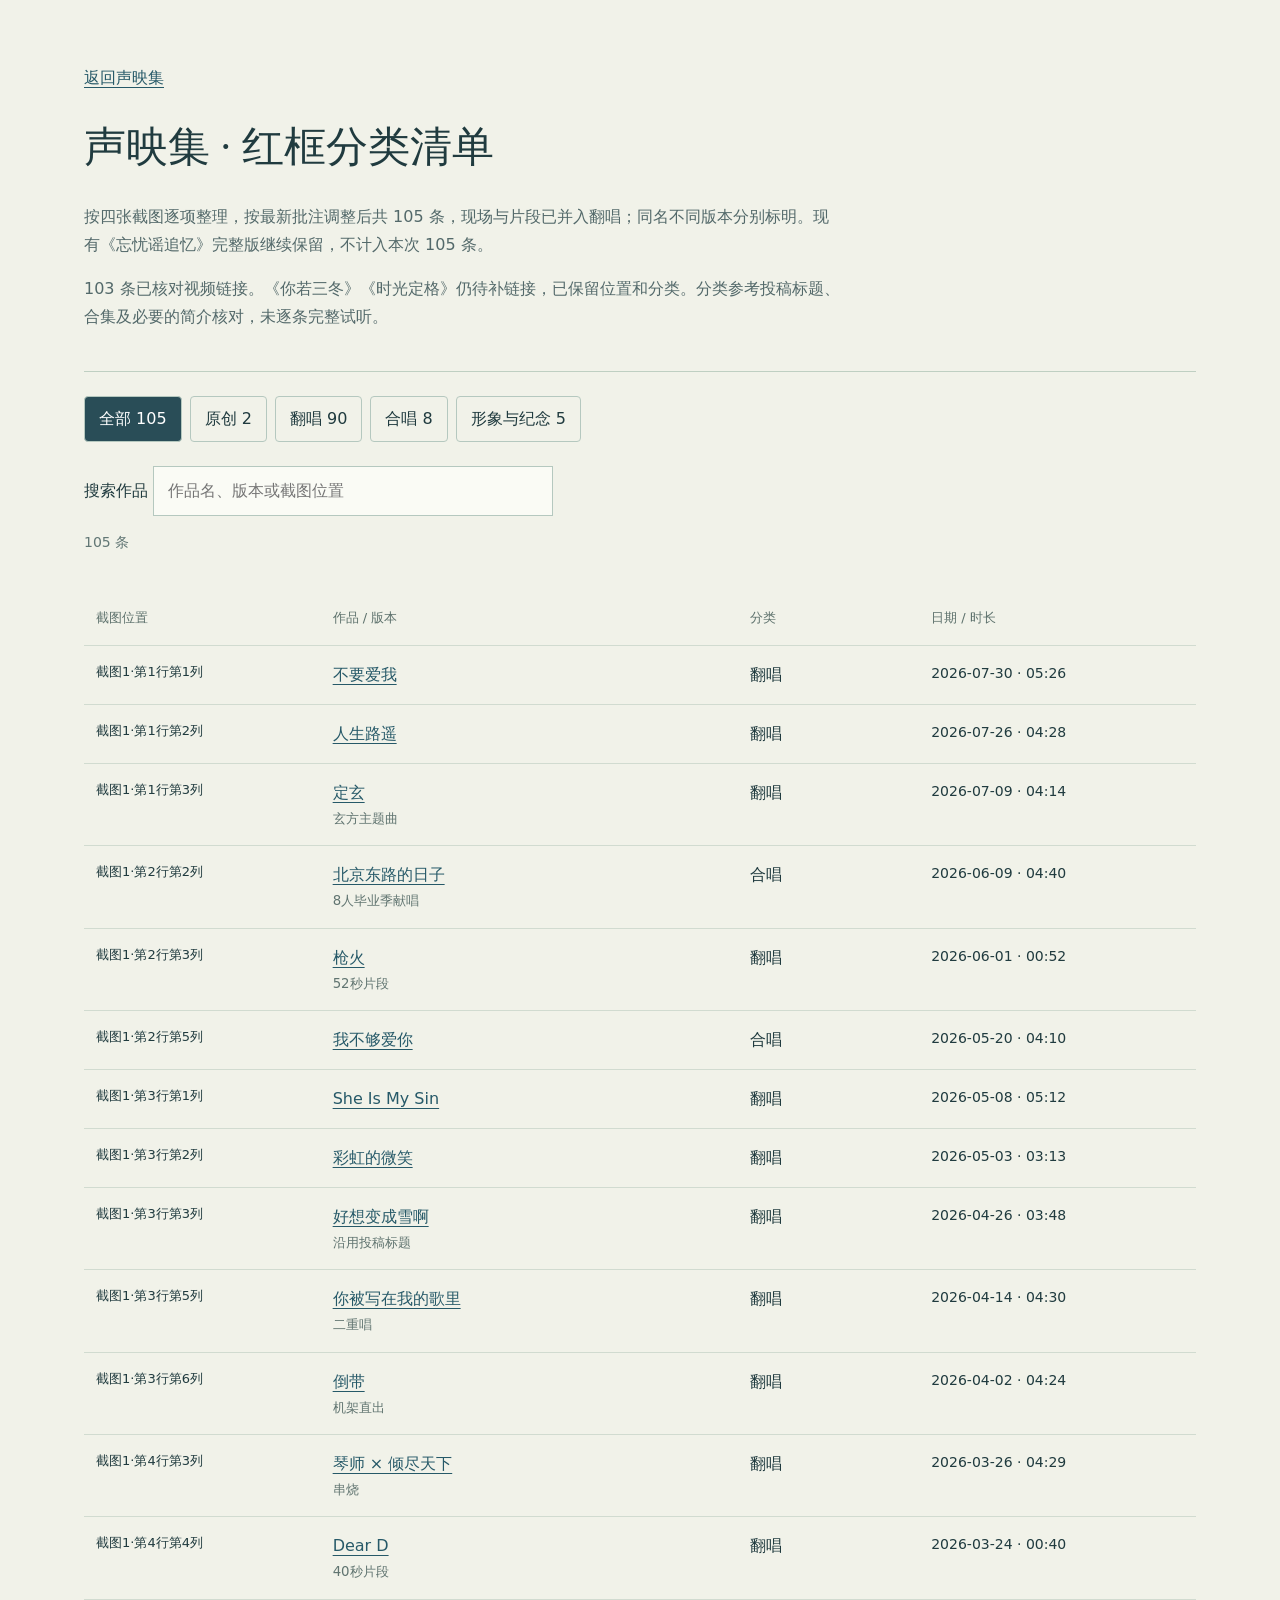
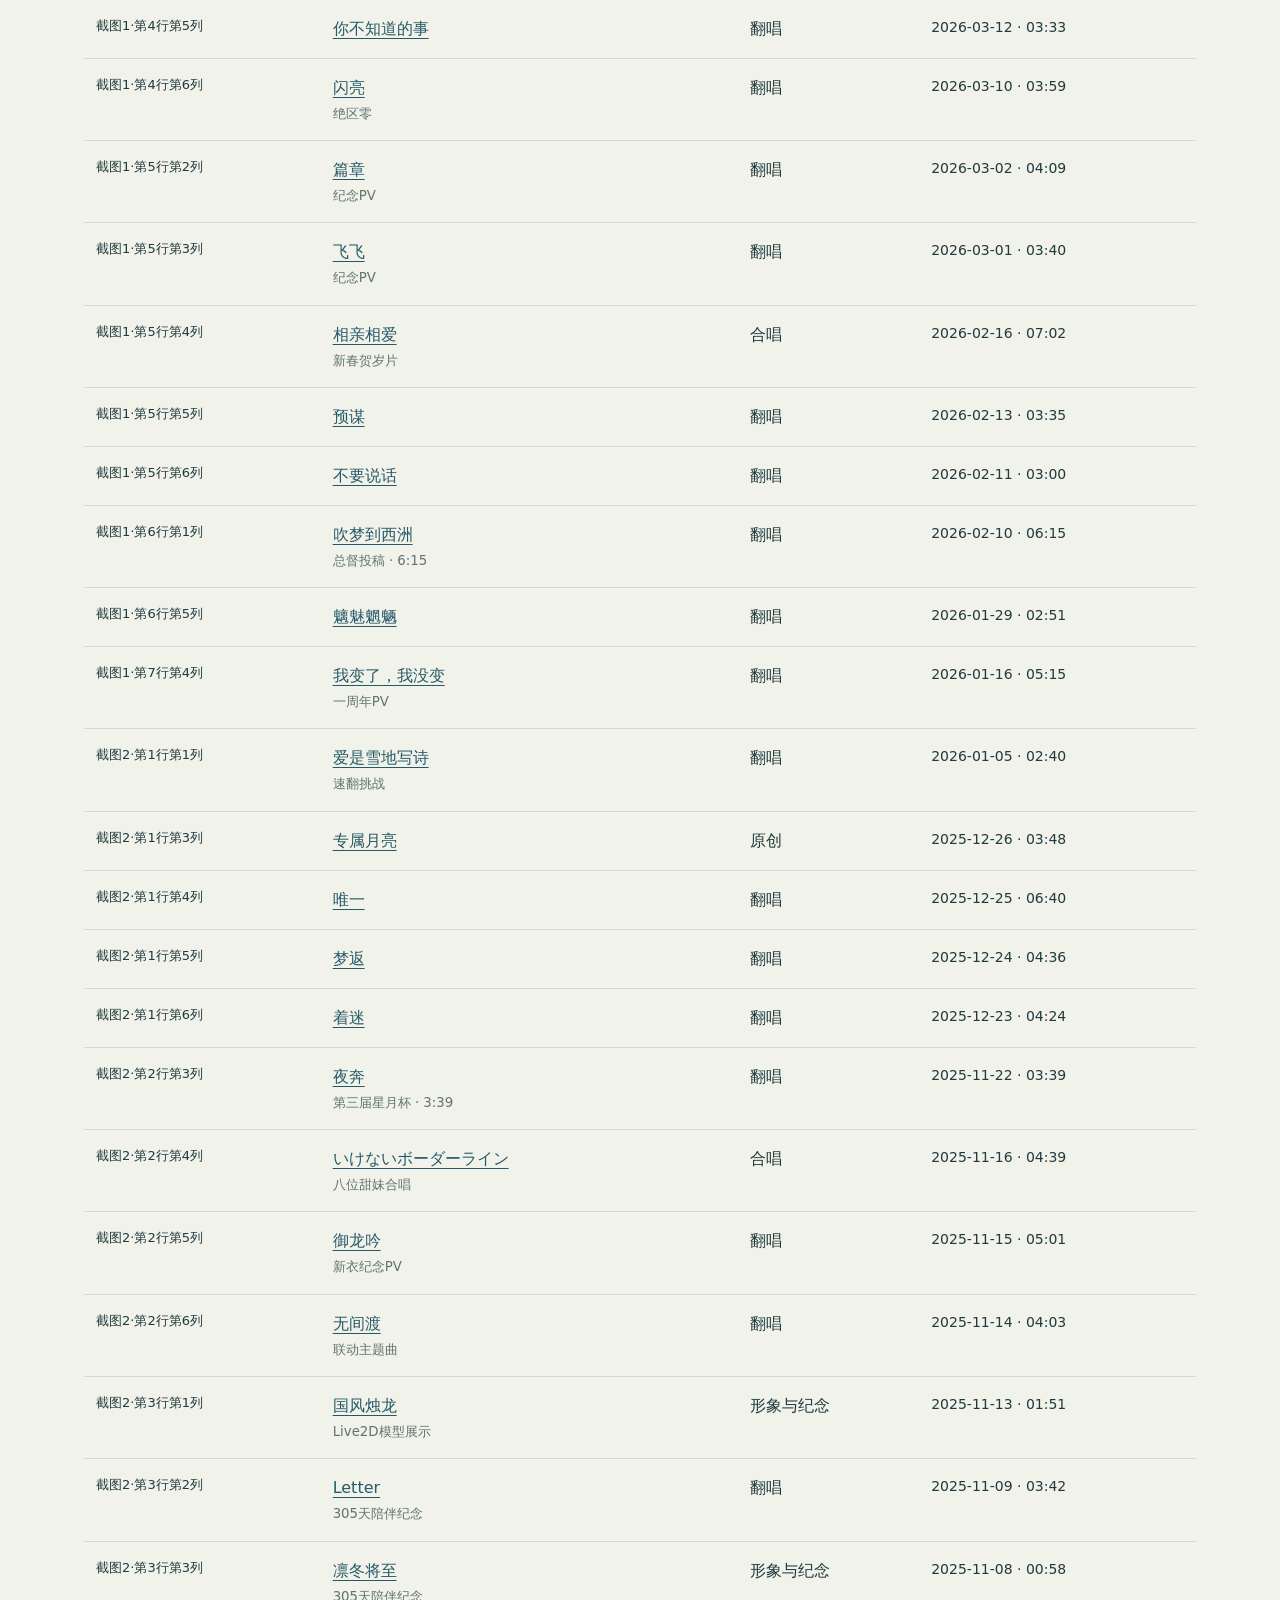
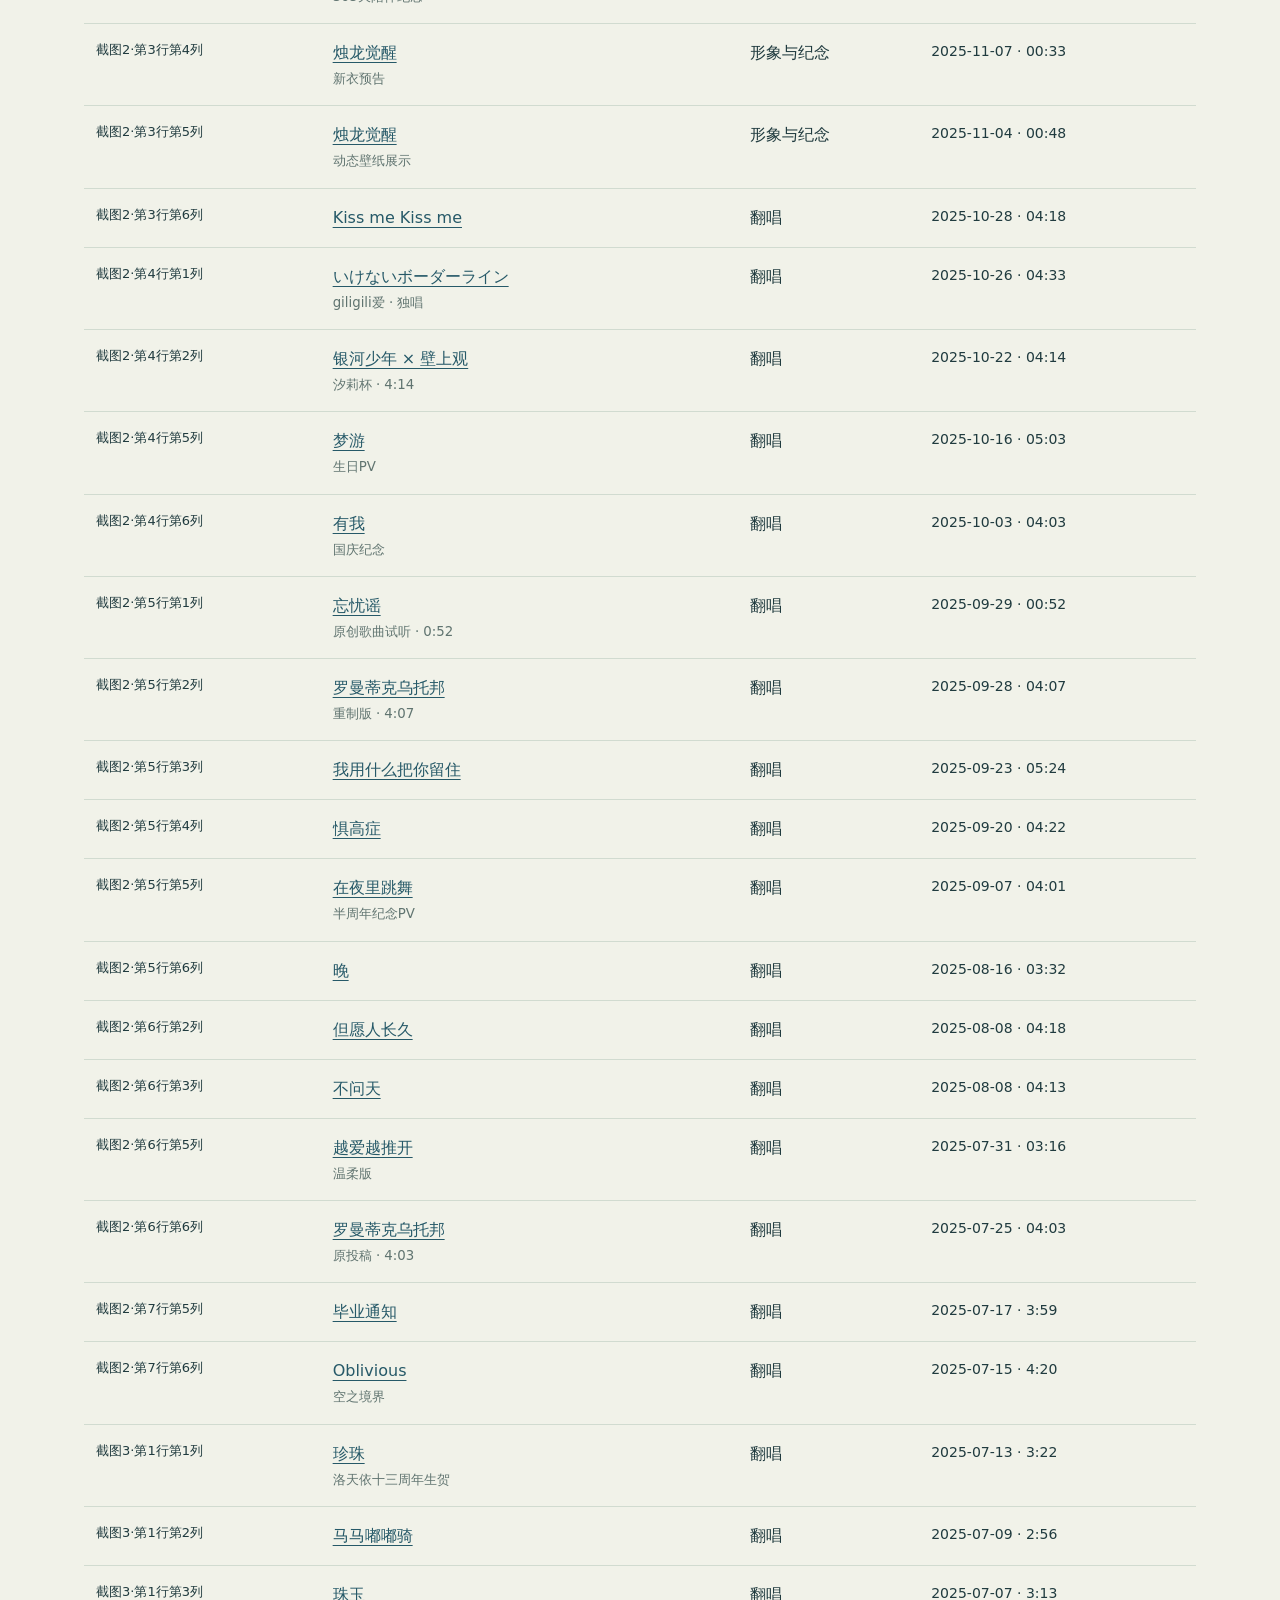
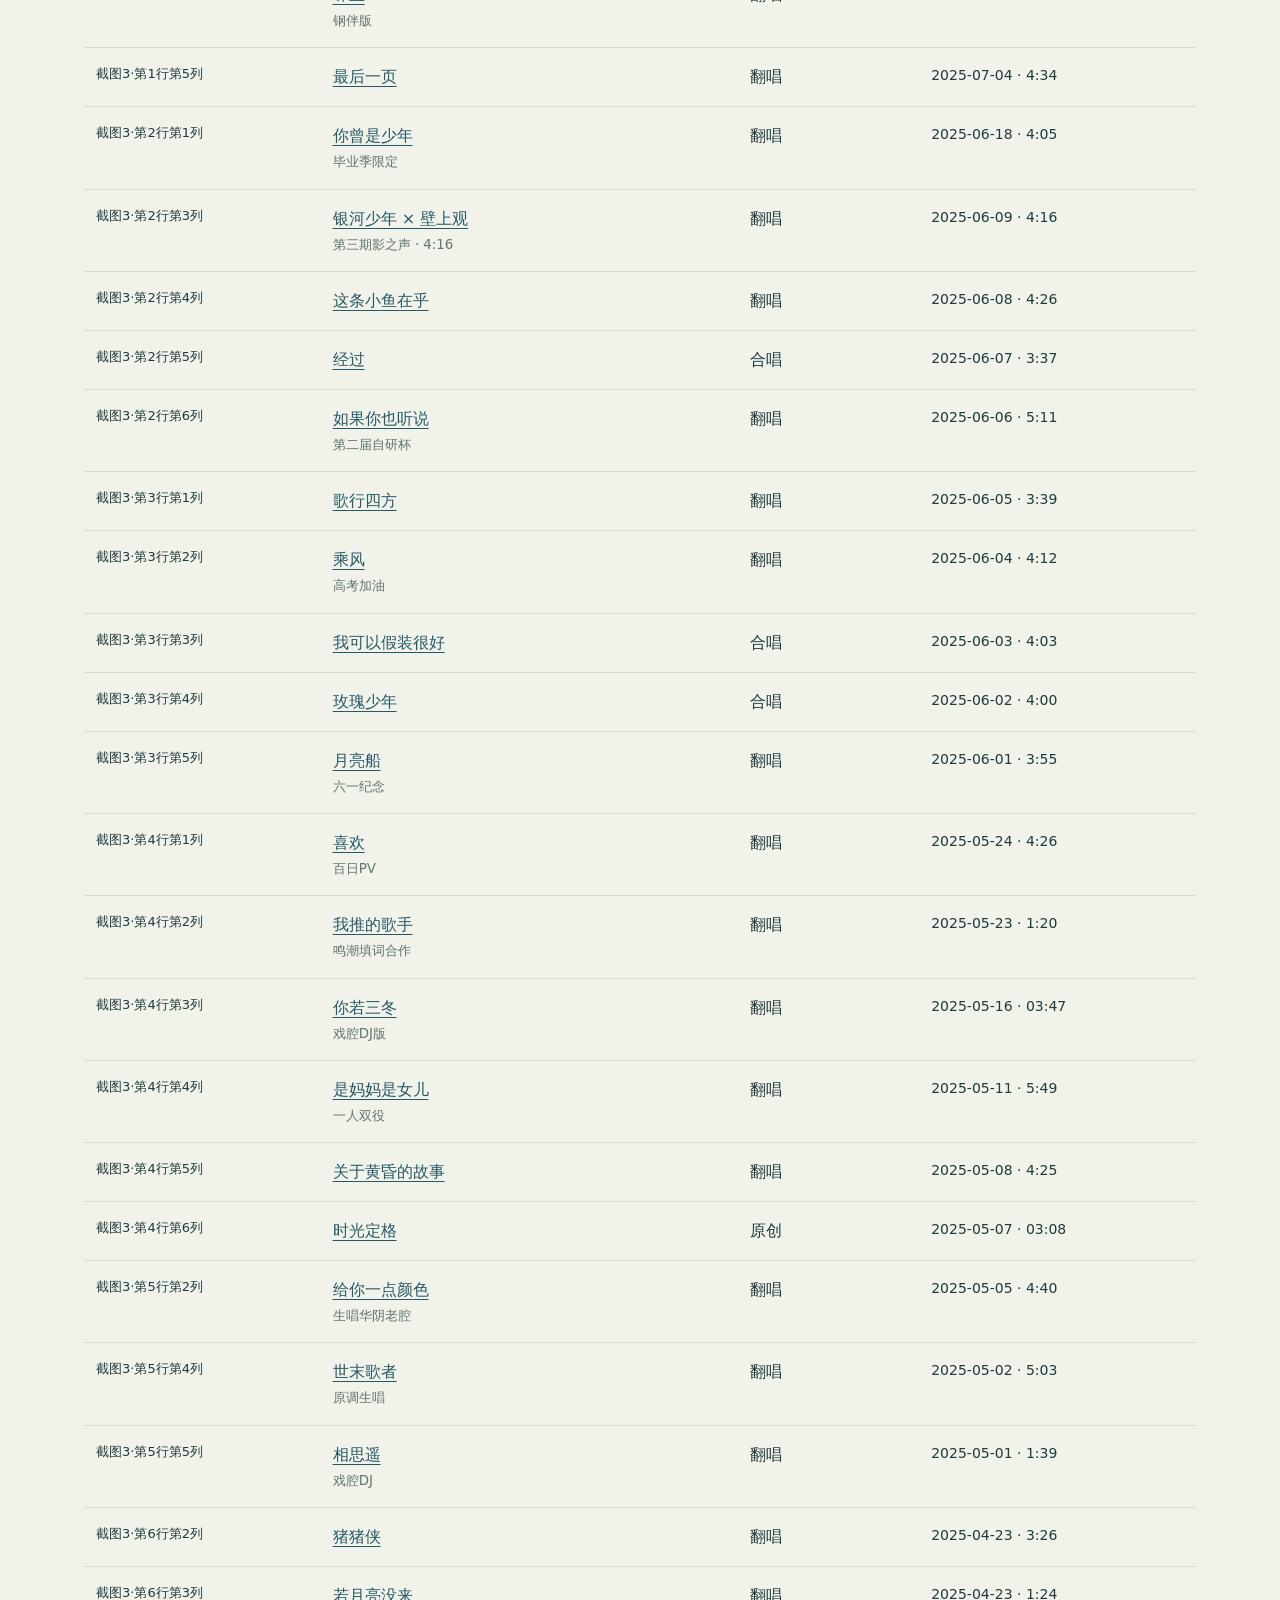
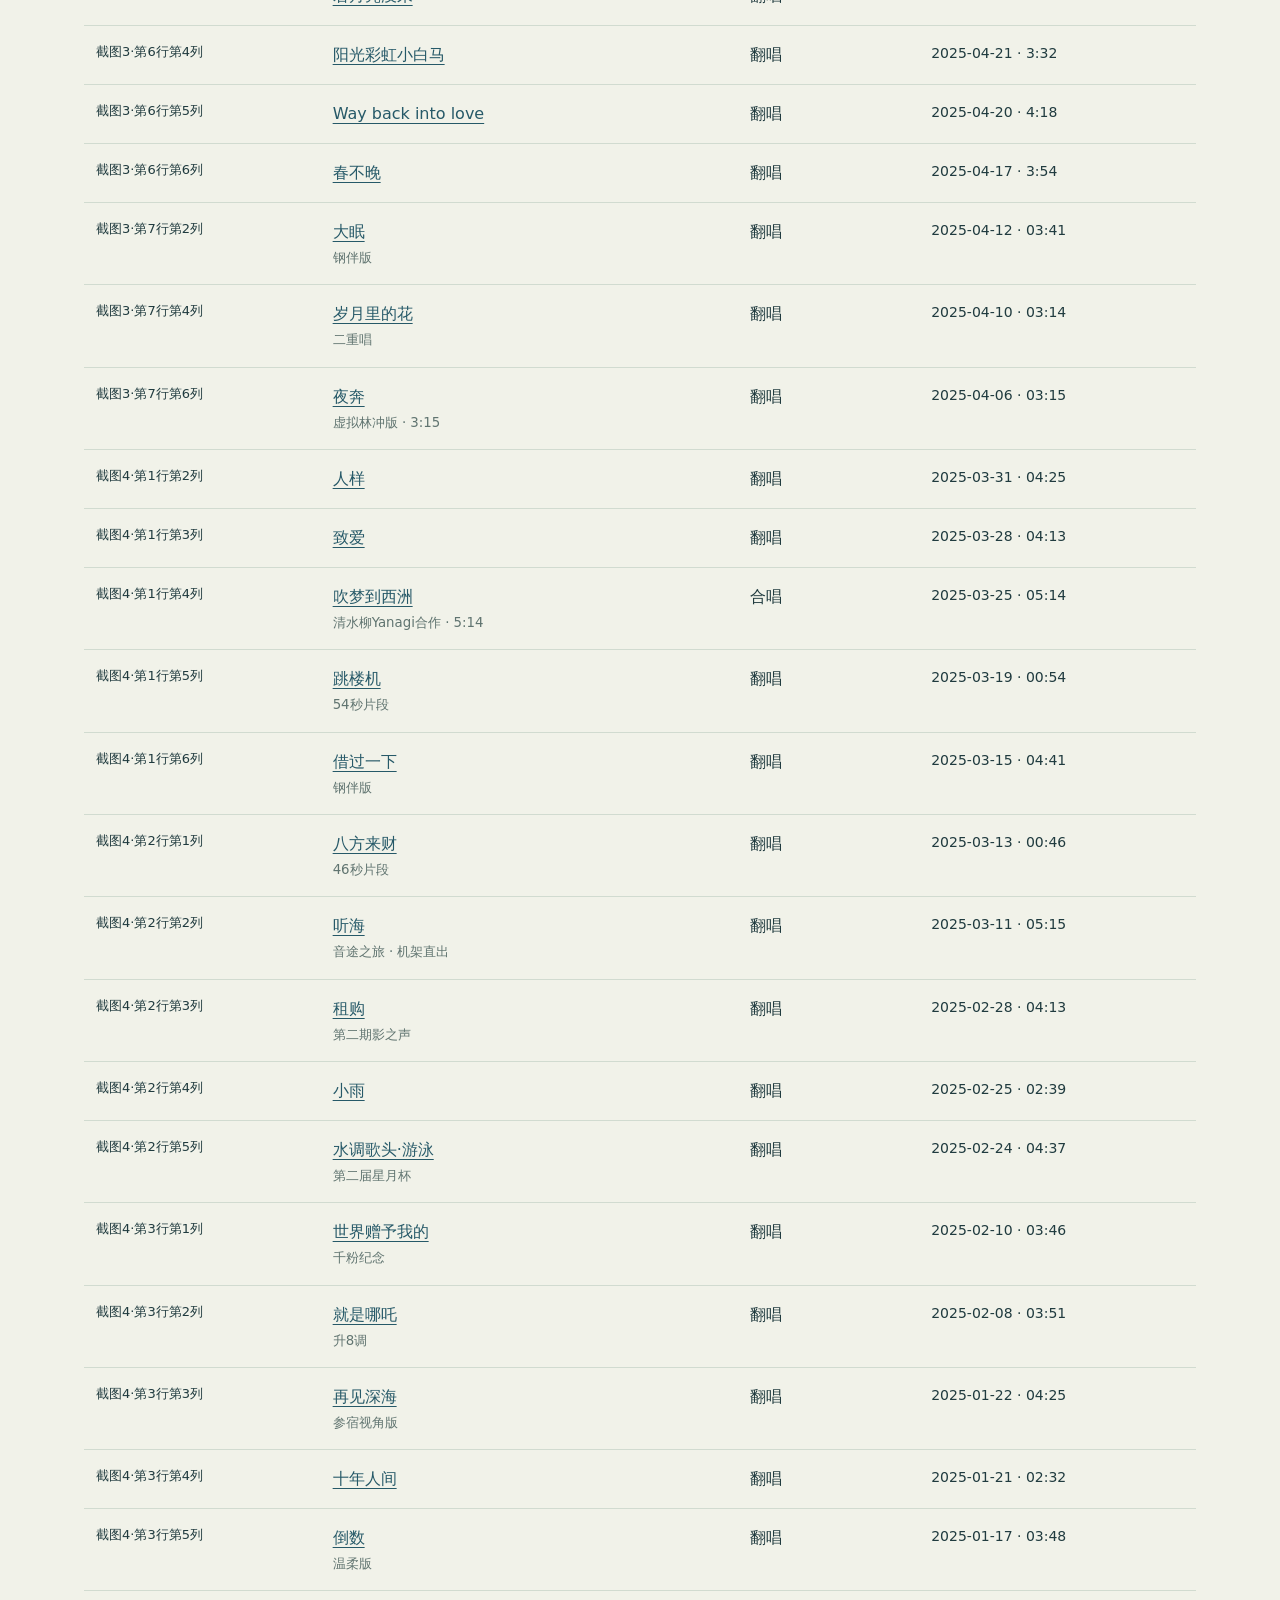
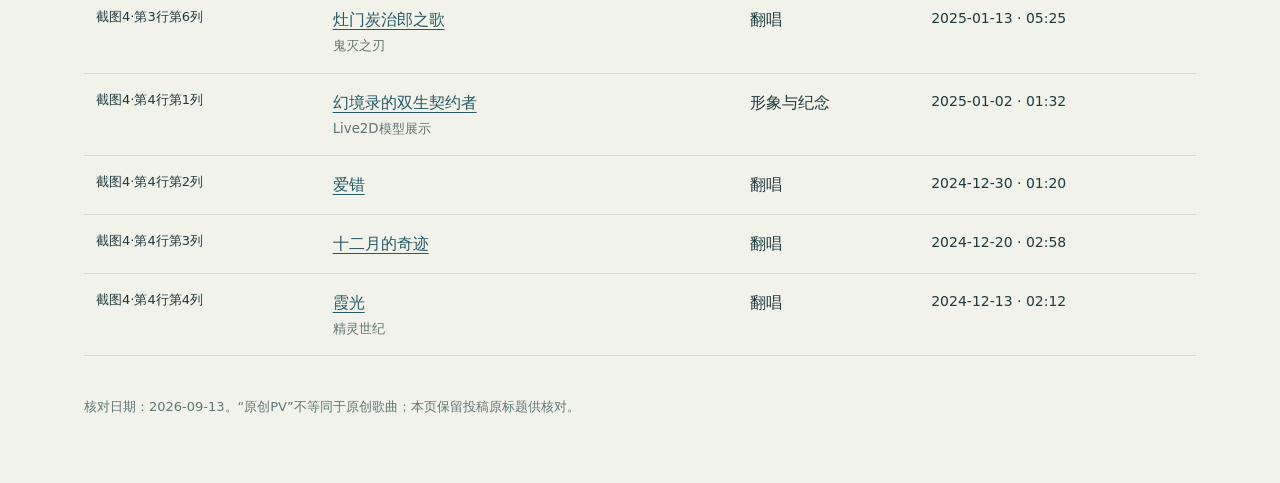
<file: submission-review.html>
<!doctype html><html lang="zh-CN"><meta charset="utf-8"><meta name="viewport" content="width=device-width,initial-scale=1"><title>声映集 · 红框分类清单</title><style>
*{box-sizing:border-box}body{margin:0;background:#f1f2e9;color:#203b3f;font:16px/1.75 system-ui,sans-serif}main{max-width:1160px;margin:auto;padding:64px 24px}h1{font:42px/1.3 Georgia,'SimSun',serif}header{border-bottom:1px solid #bfcfc2;padding-bottom:24px}header p{max-width:760px;color:#53696a}a{color:#265968;text-underline-offset:4px}nav{display:flex;gap:8px;flex-wrap:wrap;margin:24px 0}button,input{font:inherit;color:inherit}button{border:1px solid #b5c8bf;background:transparent;border-radius:4px;padding:8px 14px;cursor:pointer}button[aria-pressed=true]{background:#294d57;color:white}input{padding:10px 14px;border:1px solid #b5c8bf;background:#fafbf5;width:min(100%,400px)}.table{overflow:auto}table{width:100%;border-collapse:collapse;margin-top:24px}th,td{text-align:left;padding:15px 12px;border-bottom:1px solid #d1dbd0;vertical-align:top}th{font-size:13px;color:#5d716c;font-weight:500}td small{display:block;color:#607470}td:first-child{min-width:136px;font-size:13px}td:nth-child(2){min-width:240px}td:last-child{white-space:nowrap;font-size:14px}.pending{color:#934b41}#count{font-size:14px;color:#627775}footer{margin-top:40px;font-size:13px;color:#627775}:focus-visible{outline:2px solid #496c81;outline-offset:3px}
</style><main><header><a href="./#chapter-6">返回声映集</a><h1>声映集 · 红框分类清单</h1><p>按四张截图逐项整理，按最新批注调整后共 105 条，现场与片段已并入翻唱；同名不同版本分别标明。现有《忘忧谣追忆》完整版继续保留，不计入本次 105 条。</p><p>103 条已核对视频链接。《你若三冬》《时光定格》仍待补链接，已保留位置和分类。分类参考投稿标题、合集及必要的简介核对，未逐条完整试听。</p></header><nav aria-label="内容分类" id="categories"></nav><label>搜索作品 <input id="search" type="search" placeholder="作品名、版本或截图位置"></label><p id="count" role="status"></p><div class="table"><table><thead><tr><th>截图位置</th><th>作品 / 版本</th><th>分类</th><th>日期 / 时长</th></tr></thead><tbody id="rows"></tbody></table></div><footer>核对日期：2026-09-13。“原创PV”不等同于原创歌曲；本页保留投稿原标题供核对。</footer></main><script>
const data=[{"id": "selection-001", "position": 1, "source": "截图1·第1行第1列", "bvid": "BV1ku3463EMy", "songName": "不要爱我", "category": "翻唱", "version": "", "title": "【提督投稿】请雪雪梓\u003c不要爱我>", "date": "2026-07-30", "duration": 326, "durationText": "05:26", "owner": "希尔薇Sylvie", "url": "https://www.bilibili.com/video/BV1ku3463EMy/", "cover_source": "https://i2.hdslb.com/bfs/archive/822215ea7733dc9bce847e48af3d874581987505.jpg", "cover": "art/video-BV1ku3463EMy.webp", "status": "已核对链接"}, {"id": "selection-002", "position": 2, "source": "截图1·第1行第2列", "bvid": "BV1bB3768EBR", "songName": "人生路遥", "category": "翻唱", "version": "", "title": "人生路遥", "date": "2026-07-26", "duration": 268, "durationText": "04:28", "owner": "希尔薇Sylvie", "url": "https://www.bilibili.com/video/BV1bB3768EBR/", "cover_source": "https://i2.hdslb.com/bfs/archive/6c113c71dbe52e267f8b761b64eacf47eaa9d6eb.jpg", "cover": "art/video-BV1bB3768EBR.webp", "status": "已核对链接"}, {"id": "selection-003", "position": 3, "source": "截图1·第1行第3列", "bvid": "BV19aMH6uEvq", "songName": "定玄", "category": "翻唱", "version": "玄方主题曲", "title": "《定玄》玄方主题曲 | 我唱的真帅吧", "date": "2026-07-09", "duration": 254, "durationText": "04:14", "owner": "希尔薇Sylvie", "url": "https://www.bilibili.com/video/BV19aMH6uEvq/", "cover_source": "https://i2.hdslb.com/bfs/archive/0744e1ffeaacdec17e24cb7a24b72d98c0180878.jpg", "cover": "art/video-BV19aMH6uEvq.webp", "status": "已核对链接"}, {"id": "selection-008", "position": 8, "source": "截图1·第2行第2列", "bvid": "BV1vsE76REke", "songName": "北京东路的日子", "category": "合唱", "version": "8人毕业季献唱", "title": "我们毕业啦！青春永不散场！8人毕业季献唱【北京东路的日子】", "date": "2026-06-09", "duration": 280, "durationText": "04:40", "owner": "希尔薇Sylvie", "url": "https://www.bilibili.com/video/BV1vsE76REke/", "cover_source": "https://i2.hdslb.com/bfs/archive/e54f67bdac0553d257c180f556b51156d4f537da.jpg", "cover": "art/video-BV1vsE76REke.webp", "status": "已核对链接"}, {"id": "selection-009", "position": 9, "source": "截图1·第2行第3列", "bvid": "BV1mJVQ6tEQQ", "songName": "枪火", "category": "翻唱", "version": "52秒片段", "title": "【枪火】B站，开门！你V姐回来了！！！", "date": "2026-06-01", "duration": 52, "durationText": "00:52", "owner": "希尔薇Sylvie", "url": "https://www.bilibili.com/video/BV1mJVQ6tEQQ/", "cover_source": "https://i2.hdslb.com/bfs/archive/256f2f674345969976e1d6abd88a03147496a5e9.jpg", "cover": "art/video-BV1mJVQ6tEQQ.webp", "status": "已核对链接"}, {"id": "selection-011", "position": 11, "source": "截图1·第2行第5列", "bvid": "BV1W6LB6WEkn", "songName": "我不够爱你", "category": "合唱", "version": "", "title": "我承认...我不够爱你💔", "date": "2026-05-20", "duration": 250, "durationText": "04:10", "owner": "希尔薇Sylvie", "url": "https://www.bilibili.com/video/BV1W6LB6WEkn/", "cover_source": "https://i2.hdslb.com/bfs/archive/8d7d65bde9d47f9aab47acccd91b9182e027d5d1.jpg", "cover": "art/video-BV1W6LB6WEkn.webp", "status": "已核对链接"}, {"id": "selection-013", "position": 13, "source": "截图1·第3行第1列", "bvid": "BV1VSdcBPEfT", "songName": "She Is My Sin", "category": "翻唱", "version": "", "title": "战歌起⚡《She Is My Sin》| 虽然我是唱民族的，但！战斗⚡", "date": "2026-05-08", "duration": 312, "durationText": "05:12", "owner": "希尔薇Sylvie", "url": "https://www.bilibili.com/video/BV1VSdcBPEfT/", "cover_source": "https://i2.hdslb.com/bfs/archive/8e389b138898ad76811f643390e3cce67d034292.jpg", "cover": "art/video-BV1VSdcBPEfT.webp", "status": "已核对链接"}, {"id": "selection-014", "position": 14, "source": "截图1·第3行第2列", "bvid": "BV1LTRKB5Egy", "songName": "彩虹的微笑", "category": "翻唱", "version": "", "title": "天空是绵绵的糖♥", "date": "2026-05-03", "duration": 193, "durationText": "03:13", "owner": "希尔薇Sylvie", "url": "https://www.bilibili.com/video/BV1LTRKB5Egy/", "cover_source": "https://i2.hdslb.com/bfs/archive/6c7f4b91bf4270cd32f52f888d49d2a6b673f506.jpg", "cover": "art/video-BV1LTRKB5Egy.webp", "status": "已核对链接"}, {"id": "selection-015", "position": 15, "source": "截图1·第3行第3列", "bvid": "BV1ihodBZEXU", "songName": "好想变成雪啊", "category": "翻唱", "version": "沿用投稿标题", "title": "好想变成雪啊...这样...就可以落在先生肩上了", "date": "2026-04-26", "duration": 228, "durationText": "03:48", "owner": "希尔薇Sylvie", "url": "https://www.bilibili.com/video/BV1ihodBZEXU/", "cover_source": "https://i2.hdslb.com/bfs/archive/5cb3f17c9fc01188f66081c8e06c0e2f98582633.jpg", "cover": "art/video-BV1ihodBZEXU.webp", "status": "已核对链接"}, {"id": "selection-017", "position": 17, "source": "截图1·第3行第5列", "bvid": "BV1RLQvBSEu9", "songName": "你被写在我的歌里", "category": "翻唱", "version": "二重唱", "title": "【翻唱】《你被写在我的歌里》|我们被写在彼此心里爱呀。", "date": "2026-04-14", "duration": 270, "durationText": "04:30", "owner": "希尔薇Sylvie", "url": "https://www.bilibili.com/video/BV1RLQvBSEu9/", "cover_source": "https://i2.hdslb.com/bfs/archive/5ffc14b8f94f28291c5ca411b505816798409936.jpg", "cover": "art/video-BV1RLQvBSEu9.webp", "status": "已核对链接"}, {"id": "selection-018", "position": 18, "source": "截图1·第3行第6列", "bvid": "BV1zZ9JBXEFQ", "songName": "倒带", "category": "翻唱", "version": "机架直出", "title": "【机架直出】《倒带》终于看开爱回不来", "date": "2026-04-02", "duration": 264, "durationText": "04:24", "owner": "希尔薇Sylvie", "url": "https://www.bilibili.com/video/BV1zZ9JBXEFQ/", "cover_source": "https://i2.hdslb.com/bfs/archive/16f7e899c4b257c3bbe00d566f35159686e2a270.jpg", "cover": "art/video-BV1zZ9JBXEFQ.webp", "status": "已核对链接"}, {"id": "selection-021", "position": 21, "source": "截图1·第4行第3列", "bvid": "BV1qMXEB5Eeh", "songName": "琴师 × 倾尽天下", "category": "翻唱", "version": "串烧", "title": "【古风翻唱】是谁2026了还在唱«琴师+倾尽天下»", "date": "2026-03-26", "duration": 269, "durationText": "04:29", "owner": "希尔薇Sylvie", "url": "https://www.bilibili.com/video/BV1qMXEB5Eeh/", "cover_source": "https://i2.hdslb.com/bfs/archive/fc3d0ac5c4ba90ee513e62512cba44768c6b0d07.jpg", "cover": "art/video-BV1qMXEB5Eeh.webp", "status": "已核对链接"}, {"id": "selection-022", "position": 22, "source": "截图1·第4行第4列", "bvid": "BV169QzBgEgQ", "songName": "Dear D", "category": "翻唱", "version": "40秒片段", "title": "妈妈级别 | 《Dear D》“亲爱滴没关系，永远永远在一起。”", "date": "2026-03-24", "duration": 40, "durationText": "00:40", "owner": "希尔薇Sylvie", "url": "https://www.bilibili.com/video/BV169QzBgEgQ/", "cover_source": "https://i2.hdslb.com/bfs/archive/f3c5bbaad0e191a88bb16373c0420d6f134eac3b.jpg", "cover": "art/video-BV169QzBgEgQ.webp", "status": "已核对链接"}, {"id": "selection-023", "position": 23, "source": "截图1·第4行第5列", "bvid": "BV1wMwAzaEKz", "songName": "你不知道的事", "category": "翻唱", "version": "", "title": "[希尔薇Sylvie]你不知道的事", "date": "2026-03-12", "duration": 213, "durationText": "03:33", "owner": "希尔薇Sylvie", "url": "https://www.bilibili.com/video/BV1wMwAzaEKz/", "cover_source": "https://i2.hdslb.com/bfs/archive/37f961678f79c5f352cec08f2fc4118f3056d159.jpg", "cover": "art/video-BV1wMwAzaEKz.webp", "status": "已核对链接"}, {"id": "selection-024", "position": 24, "source": "截图1·第4行第6列", "bvid": "BV1cEP9z1EKV", "songName": "闪亮", "category": "翻唱", "version": "绝区零", "title": "《绝区零》大胆翻唱耀嘉音 | 名为「闪亮」的奇迹to鱼甘猫猫", "date": "2026-03-10", "duration": 239, "durationText": "03:59", "owner": "希尔薇Sylvie", "url": "https://www.bilibili.com/video/BV1cEP9z1EKV/", "cover_source": "https://i2.hdslb.com/bfs/archive/8727f77b1a267113f3271e1a424637038f011a84.jpg", "cover": "art/video-BV1cEP9z1EKV.webp", "status": "已核对链接"}, {"id": "selection-026", "position": 26, "source": "截图1·第5行第2列", "bvid": "BV1LePGzpEiw", "songName": "篇章", "category": "翻唱", "version": "纪念PV", "title": "【提督投稿】《篇章》—谢谢你与我作伴。| 原创PV付", "date": "2026-03-02", "duration": 249, "durationText": "04:09", "owner": "希尔薇Sylvie", "url": "https://www.bilibili.com/video/BV1LePGzpEiw/", "cover_source": "https://i2.hdslb.com/bfs/archive/9dd91eb244654e5912671028c482edacefc81b5a.jpg", "cover": "art/video-BV1LePGzpEiw.webp", "status": "已核对链接"}, {"id": "selection-027", "position": 27, "source": "截图1·第5行第3列", "bvid": "BV186AizkEqq", "songName": "飞飞", "category": "翻唱", "version": "纪念PV", "title": "【提督投稿】《飞飞》就我们俩长不大。| 原创PV付", "date": "2026-03-01", "duration": 220, "durationText": "03:40", "owner": "希尔薇Sylvie", "url": "https://www.bilibili.com/video/BV186AizkEqq/", "cover_source": "https://i2.hdslb.com/bfs/archive/fb1d5a357f10f5bfb49bc8648af957f7adc9003f.jpg", "cover": "art/video-BV186AizkEqq.webp", "status": "已核对链接"}, {"id": "selection-028", "position": 28, "source": "截图1·第5行第4列", "bvid": "BV1UsZ4BPEhp", "songName": "相亲相爱", "category": "合唱", "version": "新春贺岁片", "title": "『相亲相爱』丨新春贺岁片", "date": "2026-02-16", "duration": 422, "durationText": "07:02", "owner": "希尔薇Sylvie", "url": "https://www.bilibili.com/video/BV1UsZ4BPEhp/", "cover_source": "https://i2.hdslb.com/bfs/archive/04c2ed80ab93da2e807e24adb0c5b1476bb70f44.jpg", "cover": "art/video-BV1UsZ4BPEhp.webp", "status": "已核对链接"}, {"id": "selection-029", "position": 29, "source": "截图1·第5行第5列", "bvid": "BV16ecnzCEvU", "songName": "预谋", "category": "翻唱", "version": "", "title": "情人节了，我有件事《预谋》很久了，我们............分手吧。", "date": "2026-02-13", "duration": 215, "durationText": "03:35", "owner": "希尔薇Sylvie", "url": "https://www.bilibili.com/video/BV16ecnzCEvU/", "cover_source": "https://i2.hdslb.com/bfs/archive/078376a7b1ca1a26ce70aa45c48ba6e1ab0a6111.jpg", "cover": "art/video-BV16ecnzCEvU.webp", "status": "已核对链接"}, {"id": "selection-030", "position": 30, "source": "截图1·第5行第6列", "bvid": "BV1Qpc4zLEP3", "songName": "不要说话", "category": "翻唱", "version": "", "title": "【翻唱】《不要说话》-开痛🌧to 是啊兮啊", "date": "2026-02-11", "duration": 180, "durationText": "03:00", "owner": "希尔薇Sylvie", "url": "https://www.bilibili.com/video/BV1Qpc4zLEP3/", "cover_source": "https://i2.hdslb.com/bfs/archive/33e797f0915c1bd9247bf9f82ea620b12e1a8c39.jpg", "cover": "art/video-BV1Qpc4zLEP3.webp", "status": "已核对链接"}, {"id": "selection-031", "position": 31, "source": "截图1·第6行第1列", "bvid": "BV1JJFSzXEpU", "songName": "吹梦到西洲", "category": "翻唱", "version": "总督投稿 · 6:15", "title": "【总督投稿】吹梦到西洲to百合子 | PV付", "date": "2026-02-10", "duration": 375, "durationText": "06:15", "owner": "希尔薇Sylvie", "url": "https://www.bilibili.com/video/BV1JJFSzXEpU/", "cover_source": "https://i2.hdslb.com/bfs/archive/cc78425ceb4da8099dce69613395ac86be2c6461.jpg", "cover": "art/video-BV1JJFSzXEpU.webp", "status": "已核对链接"}, {"id": "selection-035", "position": 35, "source": "截图1·第6行第5列", "bvid": "BV1YT6wBoEus", "songName": "魑魅魍魉", "category": "翻唱", "version": "", "title": "《魑魅魍魉》求神拜佛 I 红蓝切换【神性翻唱】to 喵喵小月", "date": "2026-01-29", "duration": 171, "durationText": "02:51", "owner": "希尔薇Sylvie", "url": "https://www.bilibili.com/video/BV1YT6wBoEus/", "cover_source": "https://i2.hdslb.com/bfs/archive/07b399344b5a52af8b8af2974e7e49cf619f6987.jpg", "cover": "art/video-BV1YT6wBoEus.webp", "status": "已核对链接"}, {"id": "selection-040", "position": 40, "source": "截图1·第7行第4列", "bvid": "BV1X3rkBgEAd", "songName": "我变了，我没变", "category": "翻唱", "version": "一周年PV", "title": "【一周年PV】《我变了，我没变》—当回忆久远初心始现。", "date": "2026-01-16", "duration": 315, "durationText": "05:15", "owner": "希尔薇Sylvie", "url": "https://www.bilibili.com/video/BV1X3rkBgEAd/", "cover_source": "https://i2.hdslb.com/bfs/archive/c767c9b9fd4f2ebde5ea15002349b0f01054c605.jpg", "cover": "art/video-BV1X3rkBgEAd.webp", "status": "已核对链接"}, {"id": "selection-043", "position": 43, "source": "截图2·第1行第1列", "bvid": "BV1xBibB2Ein", "songName": "爱是雪地写诗", "category": "翻唱", "version": "速翻挑战", "title": "【速翻挑战】《爱是雪地写诗》边写边消失to薛楽", "date": "2026-01-05", "duration": 160, "durationText": "02:40", "owner": "希尔薇Sylvie", "url": "https://www.bilibili.com/video/BV1xBibB2Ein/", "cover_source": "https://i2.hdslb.com/bfs/archive/fc9bd8fa30de64c4337bd11c81ef9fb4c5fc2c69.jpg", "cover": "art/video-BV1xBibB2Ein.webp", "status": "已核对链接"}, {"id": "selection-045", "position": 45, "source": "截图2·第1行第3列", "bvid": "BV1Y3BZByE8T", "songName": "专属月亮", "category": "原创", "version": "", "title": "【原创曲】专属月亮—致我的粉丝", "date": "2025-12-26", "duration": 228, "durationText": "03:48", "owner": "希尔薇Sylvie", "url": "https://www.bilibili.com/video/BV1Y3BZByE8T/", "cover_source": "https://i2.hdslb.com/bfs/archive/1c5f614aaf01b649d4c6371b7cb7785fe495dcb9.jpg", "cover": "art/video-BV1Y3BZByE8T.webp", "status": "已核对链接"}, {"id": "selection-046", "position": 46, "source": "截图2·第1行第4列", "bvid": "BV1xAB1BaEzN", "songName": "唯一", "category": "翻唱", "version": "", "title": "【翻唱《唯一》】这真的不是歌切嘛？最后有晚安kkm", "date": "2025-12-25", "duration": 400, "durationText": "06:40", "owner": "希尔薇Sylvie", "url": "https://www.bilibili.com/video/BV1xAB1BaEzN/", "cover_source": "https://i2.hdslb.com/bfs/archive/2acee662721007b6d795f7360848e81c372e0127.jpg", "cover": "art/video-BV1xAB1BaEzN.webp", "status": "已核对链接"}, {"id": "selection-047", "position": 47, "source": "截图2·第1行第5列", "bvid": "BV1yLB7BSEfB", "songName": "梦返", "category": "翻唱", "version": "", "title": "【翻唱】《梦返》你拥抱着我就挣脱。to顺雨", "date": "2025-12-24", "duration": 276, "durationText": "04:36", "owner": "希尔薇Sylvie", "url": "https://www.bilibili.com/video/BV1yLB7BSEfB/", "cover_source": "https://i2.hdslb.com/bfs/archive/1181d2e7a105b73486d49411b737860f5abe29e2.jpg", "cover": "art/video-BV1yLB7BSEfB.webp", "status": "已核对链接"}, {"id": "selection-048", "position": 48, "source": "截图2·第1行第6列", "bvid": "BV16tBMBSEaE", "songName": "着迷", "category": "翻唱", "version": "", "title": "你一定也在为我《着迷》吧！to 黑听老师", "date": "2025-12-23", "duration": 264, "durationText": "04:24", "owner": "希尔薇Sylvie", "url": "https://www.bilibili.com/video/BV16tBMBSEaE/", "cover_source": "https://i2.hdslb.com/bfs/archive/fbb3237bbd9437355de5d44d7c31904cf7f129b9.jpg", "cover": "art/video-BV16tBMBSEaE.webp", "status": "已核对链接"}, {"id": "selection-051", "position": 51, "source": "截图2·第2行第3列", "bvid": "BV1rBUWBsE2J", "songName": "夜奔", "category": "翻唱", "version": "第三届星月杯 · 3:39", "title": "【第三届星月杯】海选投稿《夜奔》—机架直出（魔法期战士+DDL大王）", "date": "2025-11-22", "duration": 219, "durationText": "03:39", "owner": "希尔薇Sylvie", "url": "https://www.bilibili.com/video/BV1rBUWBsE2J/", "cover_source": "https://i2.hdslb.com/bfs/archive/84f95e4cd595bcb5d3a0e8626deb09298822004f.jpg", "cover": "art/video-BV1rBUWBsE2J.webp", "status": "已核对链接"}, {"id": "selection-052", "position": 52, "source": "截图2·第2行第4列", "bvid": "BV1K1C2BnEe1", "songName": "いけないボーダーライン", "category": "合唱", "version": "八位甜妹合唱", "title": "是谁的青春DNA动了？八位甜妹合唱《いけないボーダーライン》，满满回忆杀～", "date": "2025-11-16", "duration": 279, "durationText": "04:39", "owner": "希尔薇Sylvie", "url": "https://www.bilibili.com/video/BV1K1C2BnEe1/", "cover_source": "https://i2.hdslb.com/bfs/archive/8a8c72d27fc8f297c30cfe082f66736442093d6d.jpg", "cover": "art/video-BV1K1C2BnEe1.webp", "status": "已核对链接"}, {"id": "selection-053", "position": 53, "source": "截图2·第2行第5列", "bvid": "BV19QCVBTEfs", "songName": "御龙吟", "category": "翻唱", "version": "新衣纪念PV", "title": "【原创PV】《御龙吟》--新衣纪念", "date": "2025-11-15", "duration": 301, "durationText": "05:01", "owner": "希尔薇Sylvie", "url": "https://www.bilibili.com/video/BV19QCVBTEfs/", "cover_source": "https://i2.hdslb.com/bfs/archive/2e287a427f14699c5755669d267e4073ffded500.jpg", "cover": "art/video-BV19QCVBTEfs.webp", "status": "已核对链接"}, {"id": "selection-054", "position": 54, "source": "截图2·第2行第6列", "bvid": "BV1nACKBoESW", "songName": "无间渡", "category": "翻唱", "version": "联动主题曲", "title": "《无间渡》｜《永劫无间》X《盗墓笔记》联动主题曲", "date": "2025-11-14", "duration": 243, "durationText": "04:03", "owner": "希尔薇Sylvie", "url": "https://www.bilibili.com/video/BV1nACKBoESW/", "cover_source": "https://i2.hdslb.com/bfs/archive/c7dca6a414ba985472026a035dec86e671cf8255.jpg", "cover": "art/video-BV1nACKBoESW.webp", "status": "已核对链接"}, {"id": "selection-055", "position": 55, "source": "截图2·第3行第1列", "bvid": "BV1rRCHBTEMd", "songName": "国风烛龙", "category": "形象与纪念", "version": "Live2D模型展示", "title": "【Live2D模型展示】国风烛龙—开眼为昼、闭眼为夜。", "date": "2025-11-13", "duration": 111, "durationText": "01:51", "owner": "希尔薇Sylvie", "url": "https://www.bilibili.com/video/BV1rRCHBTEMd/", "cover_source": "https://i2.hdslb.com/bfs/archive/65defaa6d8bc65d39fa9ece9f3f71cdf7c1802bb.jpg", "cover": "art/video-BV1rRCHBTEMd.webp", "status": "已核对链接"}, {"id": "selection-056", "position": 56, "source": "截图2·第3行第2列", "bvid": "BV1VV2FBqEd8", "songName": "Letter", "category": "翻唱", "version": "305天陪伴纪念", "title": "【Letter】305天的陪伴，西方龙任务圆满结束，接下来是东方龙为大家直播啦！", "date": "2025-11-09", "duration": 222, "durationText": "03:42", "owner": "希尔薇Sylvie", "url": "https://www.bilibili.com/video/BV1VV2FBqEd8/", "cover_source": "https://i2.hdslb.com/bfs/archive/bd316ae95e67f4c5d8e35bd976e246dfe4027fee.jpg", "cover": "art/video-BV1VV2FBqEd8.webp", "status": "已核对链接"}, {"id": "selection-057", "position": 57, "source": "截图2·第3行第3列", "bvid": "BV1ao1xBuE7A", "songName": "凛冬将至", "category": "形象与纪念", "version": "305天陪伴纪念", "title": "【凛冬将至】305天的陪伴，VCHAT永不遗忘。1.0快乐下班啦！！！", "date": "2025-11-08", "duration": 58, "durationText": "00:58", "owner": "希尔薇Sylvie", "url": "https://www.bilibili.com/video/BV1ao1xBuE7A/", "cover_source": "https://i2.hdslb.com/bfs/archive/9f5d530bff35db850e4441ec0865a908058d3e4f.jpg", "cover": "art/video-BV1ao1xBuE7A.webp", "status": "已核对链接"}, {"id": "selection-058", "position": 58, "source": "截图2·第3行第4列", "bvid": "BV1zt2AB9E79", "songName": "烛龙觉醒", "category": "形象与纪念", "version": "新衣预告", "title": "【新衣预告】新衣回-凛冬将至 烛龙觉醒", "date": "2025-11-07", "duration": 33, "durationText": "00:33", "owner": "希尔薇Sylvie", "url": "https://www.bilibili.com/video/BV1zt2AB9E79/", "cover_source": "https://i2.hdslb.com/bfs/archive/4540922e45c23ded624fa86820b889d0a3f98135.jpg", "cover": "art/video-BV1zt2AB9E79.webp", "status": "已核对链接"}, {"id": "selection-059", "position": 59, "source": "截图2·第3行第5列", "bvid": "BV1tv1CB7ESV", "songName": "烛龙觉醒", "category": "形象与纪念", "version": "动态壁纸展示", "title": "【动态壁纸展示】新衣回·烛龙觉醒倒计时3天", "date": "2025-11-04", "duration": 48, "durationText": "00:48", "owner": "希尔薇Sylvie", "url": "https://www.bilibili.com/video/BV1tv1CB7ESV/", "cover_source": "https://i2.hdslb.com/bfs/archive/058fa9460de59c99c3e46541fb9c1cd762128014.jpg", "cover": "art/video-BV1tv1CB7ESV.webp", "status": "已核对链接"}, {"id": "selection-060", "position": 60, "source": "截图2·第3行第6列", "bvid": "BV1CSyzBtEW2", "songName": "Kiss me Kiss me", "category": "翻唱", "version": "", "title": "💕快来亲嘴，嘴慢无 | Kiss me Kiss me💏别看它小众，但它好听啊", "date": "2025-10-28", "duration": 258, "durationText": "04:18", "owner": "希尔薇Sylvie", "url": "https://www.bilibili.com/video/BV1CSyzBtEW2/", "cover_source": "https://i2.hdslb.com/bfs/archive/466d0f7ac6ad9e1bc9a447609e5d876cb6d79168.jpg", "cover": "art/video-BV1CSyzBtEW2.webp", "status": "已核对链接"}, {"id": "selection-061", "position": 61, "source": "截图2·第4行第1列", "bvid": "BV1XXxFzTEvr", "songName": "いけないボーダーライン", "category": "翻唱", "version": "giligili爱 · 独唱", "title": "自带空耳のgiligili爱！听了以后根本停不下来！", "date": "2025-10-26", "duration": 273, "durationText": "04:33", "owner": "希尔薇Sylvie", "url": "https://www.bilibili.com/video/BV1XXxFzTEvr/", "cover_source": "https://i2.hdslb.com/bfs/archive/ab5bf819c4e28fc0336e9aa56599d8f6b1bb1c31.jpg", "cover": "art/video-BV1XXxFzTEvr.webp", "status": "已核对链接"}, {"id": "selection-062", "position": 62, "source": "截图2·第4行第2列", "bvid": "BV1jVsazcEQL", "songName": "银河少年 × 壁上观", "category": "翻唱", "version": "汐莉杯 · 4:14", "title": "【汐莉杯】《银河少年》和《壁上观》&右边的龙是谁呢？", "date": "2025-10-22", "duration": 254, "durationText": "04:14", "owner": "希尔薇Sylvie", "url": "https://www.bilibili.com/video/BV1jVsazcEQL/", "cover_source": "https://i2.hdslb.com/bfs/archive/20f6e1fcf8aa38ede1b1e3c8bc83fed29b5f977f.jpg", "cover": "art/video-BV1jVsazcEQL.webp", "status": "已核对链接"}, {"id": "selection-065", "position": 65, "source": "截图2·第4行第5列", "bvid": "BV18n46zLE3z", "songName": "梦游", "category": "翻唱", "version": "生日PV", "title": "【生日PV】想和VChat一起《梦游》", "date": "2025-10-16", "duration": 303, "durationText": "05:03", "owner": "希尔薇Sylvie", "url": "https://www.bilibili.com/video/BV18n46zLE3z/", "cover_source": "https://i2.hdslb.com/bfs/archive/f91b399699575bbc013a7b92ec56026d4ed931c1.jpg", "cover": "art/video-BV18n46zLE3z.webp", "status": "已核对链接"}, {"id": "selection-066", "position": 66, "source": "截图2·第4行第6列", "bvid": "BV1Z9HVzuEoF", "songName": "有我", "category": "翻唱", "version": "国庆纪念", "title": "龙是西方龙，心是中国心。请党放心，强国【有我】国庆快乐。", "date": "2025-10-03", "duration": 243, "durationText": "04:03", "owner": "希尔薇Sylvie", "url": "https://www.bilibili.com/video/BV1Z9HVzuEoF/", "cover_source": "https://i2.hdslb.com/bfs/archive/5da7d3956b014cccce7092074f6b9b280c3c58d7.jpg", "cover": "art/video-BV1Z9HVzuEoF.webp", "status": "已核对链接"}, {"id": "selection-067", "position": 67, "source": "截图2·第5行第1列", "bvid": "BV1ZmnqzqEj6", "songName": "忘忧谣", "category": "翻唱", "version": "原创歌曲试听 · 0:52", "title": "【忘忧谣】（东汉童谣）抒情版试听-完整版随歌曲发行上传", "date": "2025-09-29", "duration": 52, "durationText": "00:52", "owner": "希尔薇Sylvie", "url": "https://www.bilibili.com/video/BV1ZmnqzqEj6/", "cover_source": "https://i2.hdslb.com/bfs/archive/9946e4105fa1a70214f3e53312f53dfc35e0f986.jpg", "cover": "art/video-BV1ZmnqzqEj6.webp", "status": "已核对链接"}, {"id": "selection-068", "position": 68, "source": "截图2·第5行第2列", "bvid": "BV1YMn9zuE5X", "songName": "罗曼蒂克乌托邦", "category": "翻唱", "version": "重制版 · 4:07", "title": "【重制】罗曼蒂克乌托邦之一个视频开除一个剪辑，脸蛋天才视频怎么能难看呢？感恩新剪辑！！！", "date": "2025-09-28", "duration": 247, "durationText": "04:07", "owner": "希尔薇Sylvie", "url": "https://www.bilibili.com/video/BV1YMn9zuE5X/", "cover_source": "https://i2.hdslb.com/bfs/archive/b577dbe98eeab16d9cb3b91bfd49c405e23ed14e.jpg", "cover": "art/video-BV1YMn9zuE5X.webp", "status": "已核对链接"}, {"id": "selection-069", "position": 69, "source": "截图2·第5行第3列", "bvid": "BV115JCzhEWQ", "songName": "我用什么把你留住", "category": "翻唱", "version": "", "title": "“所以生命啊，它璀璨如歌”翻唱《我用什么把你留住》", "date": "2025-09-23", "duration": 324, "durationText": "05:24", "owner": "希尔薇Sylvie", "url": "https://www.bilibili.com/video/BV115JCzhEWQ/", "cover_source": "https://i2.hdslb.com/bfs/archive/f8a2cf7990a683d78476af8bbc2f2493a59f6b30.jpg", "cover": "art/video-BV115JCzhEWQ.webp", "status": "已核对链接"}, {"id": "selection-070", "position": 70, "source": "截图2·第5行第4列", "bvid": "BV1CJpXzfEdy", "songName": "惧高症", "category": "翻唱", "version": "", "title": "【提督投稿】我对感情有恐惧，是你治好了我的《惧高症》。to班班", "date": "2025-09-20", "duration": 262, "durationText": "04:22", "owner": "希尔薇Sylvie", "url": "https://www.bilibili.com/video/BV1CJpXzfEdy/", "cover_source": "https://i2.hdslb.com/bfs/archive/acbd3e874059ff3594c61bdb53e6ef1083de9857.jpg", "cover": "art/video-BV1CJpXzfEdy.webp", "status": "已核对链接"}, {"id": "selection-071", "position": 71, "source": "截图2·第5行第5列", "bvid": "BV1BVYMzHEBZ", "songName": "在夜里跳舞", "category": "翻唱", "version": "半周年纪念PV", "title": "【原创PV】《在夜里跳舞》|“我已做好了所有准备 “—半周年迟到的纪念视频", "date": "2025-09-07", "duration": 241, "durationText": "04:01", "owner": "希尔薇Sylvie", "url": "https://www.bilibili.com/video/BV1BVYMzHEBZ/", "cover_source": "https://i2.hdslb.com/bfs/archive/53dd3bdeab1a0e89f0caf14233dd7a9822077392.jpg", "cover": "art/video-BV1BVYMzHEBZ.webp", "status": "已核对链接"}, {"id": "selection-072", "position": 72, "source": "截图2·第5行第6列", "bvid": "BV1c2bszFEqy", "songName": "晚", "category": "翻唱", "version": "", "title": "【晚】一曲新词，欲说忧愁。", "date": "2025-08-16", "duration": 212, "durationText": "03:32", "owner": "希尔薇Sylvie", "url": "https://www.bilibili.com/video/BV1c2bszFEqy/", "cover_source": "https://i2.hdslb.com/bfs/archive/41bd0956fa12f074dee34f275a0fabdd04dfd9bc.jpg", "cover": "art/video-BV1c2bszFEqy.webp", "status": "已核对链接"}, {"id": "selection-074", "position": 74, "source": "截图2·第6行第2列", "bvid": "BV1qstmzUEW6", "songName": "但愿人长久", "category": "翻唱", "version": "", "title": "【翻唱】《但愿人长久》千里共婵娟。", "date": "2025-08-08", "duration": 258, "durationText": "04:18", "owner": "希尔薇Sylvie", "url": "https://www.bilibili.com/video/BV1qstmzUEW6/", "cover_source": "https://i2.hdslb.com/bfs/archive/6a2eb1d433260bd2df990d8fdac279e0514b886d.jpg", "cover": "art/video-BV1qstmzUEW6.webp", "status": "已核对链接"}, {"id": "selection-075", "position": 75, "source": "截图2·第6行第3列", "bvid": "BV1yNt1z9ED3", "songName": "不问天", "category": "翻唱", "version": "", "title": "【提督投稿】终于在2025翻唱了《不问天》。to柳柳老婆", "date": "2025-08-08", "duration": 253, "durationText": "04:13", "owner": "希尔薇Sylvie", "url": "https://www.bilibili.com/video/BV1yNt1z9ED3/", "cover_source": "https://i2.hdslb.com/bfs/archive/117d99bcf027104271047d4a26d07c78d793572a.jpg", "cover": "art/video-BV1yNt1z9ED3.webp", "status": "已核对链接"}, {"id": "selection-077", "position": 77, "source": "截图2·第6行第5列", "bvid": "BV1x38zzVE8j", "songName": "越爱越推开", "category": "翻唱", "version": "温柔版", "title": "【官方翻唱】越爱越推开（温柔版）", "date": "2025-07-31", "duration": 196, "durationText": "03:16", "owner": "希尔薇Sylvie", "url": "https://www.bilibili.com/video/BV1x38zzVE8j/", "cover_source": "https://i2.hdslb.com/bfs/archive/9ea1101e28a69005e1e788da61b15155fcb51924.jpg", "cover": "art/video-BV1x38zzVE8j.webp", "status": "已核对链接"}, {"id": "selection-078", "position": 78, "source": "截图2·第6行第6列", "bvid": "BV1zy8KzrE9F", "songName": "罗曼蒂克乌托邦", "category": "翻唱", "version": "原投稿 · 4:03", "title": "《罗曼蒂克乌托邦》翻唱 | 满足的感受也得献给魔鬼。", "date": "2025-07-25", "duration": 243, "durationText": "04:03", "owner": "希尔薇Sylvie", "url": "https://www.bilibili.com/video/BV1zy8KzrE9F/", "cover_source": "https://i2.hdslb.com/bfs/archive/76c8e5cc0938664534ed20156d80a08b1ed35c1d.jpg", "cover": "art/video-BV1zy8KzrE9F.webp", "status": "已核对链接"}, {"id": "selection-083", "position": 83, "source": "截图2·第7行第5列", "bvid": "BV1VKgczeEWX", "songName": "毕业通知", "category": "翻唱", "version": "", "title": "【毕业通知】翻唱！！！| 人生不过一场声势浩大重逢与离别。", "date": "2025-07-17", "duration": 239, "durationText": "3:59", "owner": "希尔薇Sylvie", "url": "https://www.bilibili.com/video/BV1VKgczeEWX/", "cover_source": "https://i1.hdslb.com/bfs/archive/2651b923588d859168d5dc73b5ae657c28632b6b.jpg", "cover": "art/video-BV1VKgczeEWX.webp", "status": "已核对链接"}, {"id": "selection-084", "position": 84, "source": "截图2·第7行第6列", "bvid": "BV1GBunznEtK", "songName": "Oblivious", "category": "翻唱", "version": "空之境界", "title": "【空之境界】《Oblivious》翻唱 | 夏(なつ)を 冬(ふゆ)を 时(とき)を 风(かぜ)をto伊卡", "date": "2025-07-15", "duration": 260, "durationText": "4:20", "owner": "希尔薇Sylvie", "url": "https://www.bilibili.com/video/BV1GBunznEtK/", "cover_source": "https://i1.hdslb.com/bfs/archive/b2cfb4369413632708547977eb0276e6893125ff.jpg", "cover": "art/video-BV1GBunznEtK.webp", "status": "已核对链接"}, {"id": "selection-085", "position": 85, "source": "截图3·第1行第1列", "bvid": "BV1tZuPzaELw", "songName": "珍珠", "category": "翻唱", "version": "洛天依十三周年生贺", "title": "【珍珠】洛天依十三周年生贺曲翻唱", "date": "2025-07-13", "duration": 202, "durationText": "3:22", "owner": "希尔薇Sylvie", "url": "https://www.bilibili.com/video/BV1tZuPzaELw/", "cover_source": "https://i0.hdslb.com/bfs/archive/44d87519a6d307d5fd6ad68781194860923f2eeb.jpg", "cover": "art/video-BV1tZuPzaELw.webp", "status": "已核对链接"}, {"id": "selection-086", "position": 86, "source": "截图3·第1行第2列", "bvid": "BV111GAzaEgT", "songName": "马马嘟嘟骑", "category": "翻唱", "version": "", "title": "治愈翻唱 |《马马嘟嘟骑》是下班曲，是听了会安心睡觉的歌。", "date": "2025-07-09", "duration": 176, "durationText": "2:56", "owner": "希尔薇Sylvie", "url": "https://www.bilibili.com/video/BV111GAzaEgT/", "cover_source": "https://i2.hdslb.com/bfs/archive/06a1714fd7d37a4b577edc364693350ea159098c.jpg", "cover": "art/video-BV111GAzaEgT.webp", "status": "已核对链接"}, {"id": "selection-087", "position": 87, "source": "截图3·第1行第3列", "bvid": "BV1An3qz9EXh", "songName": "珠玉", "category": "翻唱", "version": "钢伴版", "title": "【钢伴版】翻唱珠玉 | 滚烫的伤口会冷成月牙", "date": "2025-07-07", "duration": 193, "durationText": "3:13", "owner": "希尔薇Sylvie", "url": "https://www.bilibili.com/video/BV1An3qz9EXh/", "cover_source": "https://i0.hdslb.com/bfs/archive/e6cab24f8de101a1927118a82e02c6e3b20d3c22.jpg", "cover": "art/video-BV1An3qz9EXh.webp", "status": "已核对链接"}, {"id": "selection-089", "position": 89, "source": "截图3·第1行第5列", "bvid": "BV1DP35zKESF", "songName": "最后一页", "category": "翻唱", "version": "", "title": "⌈我们写到最后一页，却没能写完故事。⌋《最后一页》翻唱", "date": "2025-07-04", "duration": 274, "durationText": "4:34", "owner": "希尔薇Sylvie", "url": "https://www.bilibili.com/video/BV1DP35zKESF/", "cover_source": "https://i2.hdslb.com/bfs/archive/35f79b8e6ffc1b04e86f069c53ff465d4f09f884.jpg", "cover": "art/video-BV1DP35zKESF.webp", "status": "已核对链接"}, {"id": "selection-091", "position": 91, "source": "截图3·第2行第1列", "bvid": "BV15LNJzkE99", "songName": "你曾是少年", "category": "翻唱", "version": "毕业季限定", "title": "毕业季限定|《你曾是少年》我们终将长大，也终将告别。", "date": "2025-06-18", "duration": 245, "durationText": "4:05", "owner": "希尔薇Sylvie", "url": "https://www.bilibili.com/video/BV15LNJzkE99/", "cover_source": "https://i2.hdslb.com/bfs/archive/d8263385eee1f6dc542b754420fa3ed495df552a.jpg", "cover": "art/video-BV15LNJzkE99.webp", "status": "已核对链接"}, {"id": "selection-093", "position": 93, "source": "截图3·第2行第3列", "bvid": "BV1qvTdzHEpz", "songName": "银河少年 × 壁上观", "category": "翻唱", "version": "第三期影之声 · 4:16", "title": "【第三期影之声】《银河少年》但《壁上观》（升8是伴奏的极限不是VV的极限）", "date": "2025-06-09", "duration": 256, "durationText": "4:16", "owner": "希尔薇Sylvie", "url": "https://www.bilibili.com/video/BV1qvTdzHEpz/", "cover_source": "https://i0.hdslb.com/bfs/archive/0d810beb9b74a2a483b734ea4ee7fbdb659616ff.jpg", "cover": "art/video-BV1qvTdzHEpz.webp", "status": "已核对链接"}, {"id": "selection-094", "position": 94, "source": "截图3·第2行第4列", "bvid": "BV1R1TUzhEbH", "songName": "这条小鱼在乎", "category": "翻唱", "version": "", "title": "《这条小鱼在乎》| VChat也有自己的海洋。torua", "date": "2025-06-08", "duration": 266, "durationText": "4:26", "owner": "希尔薇Sylvie", "url": "https://www.bilibili.com/video/BV1R1TUzhEbH/", "cover_source": "https://i2.hdslb.com/bfs/archive/ed42f42bbfa734117ceabea20f6c6749fdf1ba9c.jpg", "cover": "art/video-BV1R1TUzhEbH.webp", "status": "已核对链接"}, {"id": "selection-095", "position": 95, "source": "截图3·第2行第5列", "bvid": "BV1D9TxzoEtX", "songName": "经过", "category": "合唱", "version": "", "title": "【合唱】《经过》|“如果生命如同一段旅程，总要走过后才完整。”", "date": "2025-06-07", "duration": 217, "durationText": "3:37", "owner": "希尔薇Sylvie", "url": "https://www.bilibili.com/video/BV1D9TxzoEtX/", "cover_source": "https://i2.hdslb.com/bfs/archive/19f9e1a4d389e47b97e895511cdc80fb4db3f2b9.jpg", "cover": "art/video-BV1D9TxzoEtX.webp", "status": "已核对链接"}, {"id": "selection-096", "position": 96, "source": "截图3·第2行第6列", "bvid": "BV1pVTbzQE2z", "songName": "如果你也听说", "category": "翻唱", "version": "第二届自研杯", "title": "【第二届自研杯】机架直出《如果你也听说》|“像普通旧朋友。”", "date": "2025-06-06", "duration": 311, "durationText": "5:11", "owner": "希尔薇Sylvie", "url": "https://www.bilibili.com/video/BV1pVTbzQE2z/", "cover_source": "https://i0.hdslb.com/bfs/archive/e32f301075e41f0489be77115566c13939a32d84.jpg", "cover": "art/video-BV1pVTbzQE2z.webp", "status": "已核对链接"}, {"id": "selection-097", "position": 97, "source": "截图3·第3行第1列", "bvid": "BV1gYTszpEaA", "songName": "歌行四方", "category": "翻唱", "version": "", "title": "【歌行四方】西方龙环游中国，唱响非遗音乐。tocity老师", "date": "2025-06-05", "duration": 219, "durationText": "3:39", "owner": "希尔薇Sylvie", "url": "https://www.bilibili.com/video/BV1gYTszpEaA/", "cover_source": "https://i0.hdslb.com/bfs/archive/e972599f7a6ad062e8a4070caeab6f83d021c5e3.jpg", "cover": "art/video-BV1gYTszpEaA.webp", "status": "已核对链接"}, {"id": "selection-098", "position": 98, "source": "截图3·第3行第2列", "bvid": "BV1FpTJzREhz", "songName": "乘风", "category": "翻唱", "version": "高考加油", "title": "《乘风》|“好风凭借力，送我上青云。”2025高考加油。", "date": "2025-06-04", "duration": 252, "durationText": "4:12", "owner": "希尔薇Sylvie", "url": "https://www.bilibili.com/video/BV1FpTJzREhz/", "cover_source": "https://i1.hdslb.com/bfs/archive/0bacbfe2d839e7b64814ba23285642d526a86d0e.jpg", "cover": "art/video-BV1FpTJzREhz.webp", "status": "已核对链接"}, {"id": "selection-099", "position": 99, "source": "截图3·第3行第3列", "bvid": "BV1EG7azjETk", "songName": "我可以假装很好", "category": "合唱", "version": "", "title": "【合唱】《我可以假装很好》|希望你过得好，又怕你把我忘掉。", "date": "2025-06-03", "duration": 243, "durationText": "4:03", "owner": "希尔薇Sylvie", "url": "https://www.bilibili.com/video/BV1EG7azjETk/", "cover_source": "https://i0.hdslb.com/bfs/archive/afa7017966dfb274011a6346df0f07bf20d83b13.jpg", "cover": "art/video-BV1EG7azjETk.webp", "status": "已核对链接"}, {"id": "selection-100", "position": 100, "source": "截图3·第3行第4列", "bvid": "BV1eJ7CzgEfA", "songName": "玫瑰少年", "category": "合唱", "version": "", "title": "【合唱】“会有人全心的爱你” |《玫瑰少年》惊艳高音双人翻唱", "date": "2025-06-02", "duration": 240, "durationText": "4:00", "owner": "希尔薇Sylvie", "url": "https://www.bilibili.com/video/BV1eJ7CzgEfA/", "cover_source": "https://i1.hdslb.com/bfs/archive/d3d4292957a3be15abbbdc7bd9079417c1cc0b0b.jpg", "cover": "art/video-BV1eJ7CzgEfA.webp", "status": "已核对链接"}, {"id": "selection-101", "position": 101, "source": "截图3·第3行第5列", "bvid": "BV1iE73zDEoh", "songName": "月亮船", "category": "翻唱", "version": "六一纪念", "title": "再见了妈妈今晚我就要远航⭐六一快乐", "date": "2025-06-01", "duration": 235, "durationText": "3:55", "owner": "希尔薇Sylvie", "url": "https://www.bilibili.com/video/BV1iE73zDEoh/", "cover_source": "https://i2.hdslb.com/bfs/archive/85d02257f44c87a1f6a670484bab8130494018f0.jpg", "cover": "art/video-BV1iE73zDEoh.webp", "status": "已核对链接"}, {"id": "selection-103", "position": 103, "source": "截图3·第4行第1列", "bvid": "BV19EjWzLEek", "songName": "喜欢", "category": "翻唱", "version": "百日PV", "title": "【百日PV】“如果你也刚好喜欢我，那就太好了。”|Cover《喜欢》", "date": "2025-05-24", "duration": 266, "durationText": "4:26", "owner": "希尔薇Sylvie", "url": "https://www.bilibili.com/video/BV19EjWzLEek/", "cover_source": "https://i0.hdslb.com/bfs/archive/634e3cb0add432487900073011281365e6481ad9.jpg", "cover": "art/video-BV19EjWzLEek.webp", "status": "已核对链接"}, {"id": "selection-104", "position": 104, "source": "截图3·第4行第2列", "bvid": "BV1sPjEznEpG", "songName": "我推的歌手", "category": "翻唱", "version": "鸣潮填词合作", "title": "【鸣潮/填词翻唱】《我推的歌手》—💗夏空💗", "date": "2025-05-23", "duration": 80, "durationText": "1:20", "owner": "呆蓝落 · 希尔薇演唱", "url": "https://www.bilibili.com/video/BV1sPjEznEpG/", "cover_source": "https://i2.hdslb.com/bfs/archive/7701189c6efe2dafab99812d6237cfbaacc226d5.jpg", "cover": "art/video-BV1sPjEznEpG.webp", "status": "已核对链接"}, {"id": "selection-105", "position": 105, "source": "截图3·第4行第3列", "bvid": "BV117EtzJErs", "songName": "你若三冬", "category": "翻唱", "version": "戏腔DJ版", "title": "⚡戏腔DJ抖腿⚡《你若三冬》", "date": "2025-05-16", "duration": 227, "durationText": "03:47", "owner": "希尔薇Sylvie", "url": "https://www.bilibili.com/video/BV117EtzJErs/", "cover_source": "https://i1.hdslb.com/bfs/archive/76ea08c2d6ae0d66c56383a3d3af384072df6aff.jpg", "cover": "art/video-BV117EtzJErs.webp", "status": "已核对链接"}, {"id": "selection-106", "position": 106, "source": "截图3·第4行第4列", "bvid": "BV1UyEGz1EB6", "songName": "是妈妈是女儿", "category": "翻唱", "version": "一人双役", "title": "给V妈的母亲节礼物《是妈妈是女儿》一人双役深情对唱", "date": "2025-05-11", "duration": 349, "durationText": "5:49", "owner": "希尔薇Sylvie", "url": "https://www.bilibili.com/video/BV1UyEGz1EB6/", "cover_source": "https://i1.hdslb.com/bfs/archive/a0a22e98a1570dfeb4c3c6dbd7e1f2465f40d173.jpg", "cover": "art/video-BV1UyEGz1EB6.webp", "status": "已核对链接"}, {"id": "selection-107", "position": 107, "source": "截图3·第4行第5列", "bvid": "BV1EZ5PzcEUm", "songName": "关于黄昏的故事", "category": "翻唱", "version": "", "title": "想给你讲一个《关于黄昏的故事》，治愈100分。", "date": "2025-05-08", "duration": 265, "durationText": "4:25", "owner": "希尔薇Sylvie", "url": "https://www.bilibili.com/video/BV1EZ5PzcEUm/", "cover_source": "https://i2.hdslb.com/bfs/archive/43d96ddb484ad8bc26e53c394502fb339bcb8032.jpg", "cover": "art/video-BV1EZ5PzcEUm.webp", "status": "已核对链接"}, {"id": "selection-108", "position": 108, "source": "截图3·第4行第6列", "bvid": "BV1rWV4zZEp4", "songName": "时光定格", "category": "原创", "version": "", "title": "【原创曲】《时光定格》“后来那一首情歌，是谁为你而唱呢”", "date": "2025-05-07", "duration": 188, "durationText": "03:08", "owner": "希尔薇Sylvie", "url": "https://www.bilibili.com/video/BV1rWV4zZEp4/", "cover_source": "https://i0.hdslb.com/bfs/archive/803b44edd3477b61fe102cf219a7eaa0dc847834.jpg", "cover": "art/video-BV1rWV4zZEp4.webp", "status": "已核对链接"}, {"id": "selection-110", "position": 110, "source": "截图3·第5行第2列", "bvid": "BV12iVNzgEFH", "songName": "给你一点颜色", "category": "翻唱", "version": "生唱华阴老腔", "title": "生唱华阴老腔⚡VV扯嗓子《给你一点颜色》⚡", "date": "2025-05-05", "duration": 280, "durationText": "4:40", "owner": "希尔薇Sylvie", "url": "https://www.bilibili.com/video/BV12iVNzgEFH/", "cover_source": "https://i0.hdslb.com/bfs/archive/cf8ea296758232af41836f49bf8c22013cc9a19a.jpg", "cover": "art/video-BV12iVNzgEFH.webp", "status": "已核对链接"}, {"id": "selection-112", "position": 112, "source": "截图3·第5行第4列", "bvid": "BV1ExG8zcEWF", "songName": "世末歌者", "category": "翻唱", "version": "原调生唱", "title": "原调生唱《世末歌者》！—唱着卖不出去的歌曲。to希尔科", "date": "2025-05-02", "duration": 303, "durationText": "5:03", "owner": "希尔薇Sylvie", "url": "https://www.bilibili.com/video/BV1ExG8zcEWF/", "cover_source": "https://i0.hdslb.com/bfs/archive/ccf87bc19215f76465de2de2f8e4379f85173c76.jpg", "cover": "art/video-BV1ExG8zcEWF.webp", "status": "已核对链接"}, {"id": "selection-113", "position": 113, "source": "截图3·第5行第5列", "bvid": "BV178G8ztEAh", "songName": "相思遥", "category": "翻唱", "version": "戏腔DJ", "title": "【戏腔DJ相思遥】动次打次，VV最戏腔的一集", "date": "2025-05-01", "duration": 99, "durationText": "1:39", "owner": "希尔薇Sylvie", "url": "https://www.bilibili.com/video/BV178G8ztEAh/", "cover_source": "https://i2.hdslb.com/bfs/archive/790f2307d398cf9511f67771fa11d08f4def896b.jpg", "cover": "art/video-BV178G8ztEAh.webp", "status": "已核对链接"}, {"id": "selection-116", "position": 116, "source": "截图3·第6行第2列", "bvid": "BV1NgLxziE4i", "songName": "猪猪侠", "category": "翻唱", "version": "", "title": "原唱警告 猪猪侠原唱听了都愣住，这真是翻唱？βヾ(,,・∇・,,川", "date": "2025-04-23", "duration": 206, "durationText": "3:26", "owner": "希尔薇Sylvie", "url": "https://www.bilibili.com/video/BV1NgLxziE4i/", "cover_source": "https://i1.hdslb.com/bfs/archive/7d32ebfde23f435d78746434ebd1a8fafe8cdd97.jpg", "cover": "art/video-BV1NgLxziE4i.webp", "status": "已核对链接"}, {"id": "selection-117", "position": 117, "source": "截图3·第6行第3列", "bvid": "BV1oe5dzqEaE", "songName": "若月亮没来", "category": "翻唱", "version": "", "title": "【精分警告】甜美御姐无缝切换！翻唱《若月亮没来》，这是同一个龙？", "date": "2025-04-23", "duration": 84, "durationText": "1:24", "owner": "希尔薇Sylvie", "url": "https://www.bilibili.com/video/BV1oe5dzqEaE/", "cover_source": "https://i1.hdslb.com/bfs/archive/95266c29806f024477c95de48e339d140d0ca669.jpg", "cover": "art/video-BV1oe5dzqEaE.webp", "status": "已核对链接"}, {"id": "selection-118", "position": 118, "source": "截图3·第6行第4列", "bvid": "BV14ZLuzbEJ6", "songName": "阳光彩虹小白马", "category": "翻唱", "version": "", "title": "幼儿园汇演惊现『阳光彩虹小白马』滴滴答滴滴答～今天是幼师龙", "date": "2025-04-21", "duration": 212, "durationText": "3:32", "owner": "希尔薇Sylvie", "url": "https://www.bilibili.com/video/BV14ZLuzbEJ6/", "cover_source": "https://i1.hdslb.com/bfs/archive/04d3dab19a3c9685d1b591c715632bba0a597323.jpg", "cover": "art/video-BV14ZLuzbEJ6.webp", "status": "已核对链接"}, {"id": "selection-119", "position": 119, "source": "截图3·第6行第5列", "bvid": "BV1fL5fz7E7j", "songName": "Way back into love", "category": "翻唱", "version": "", "title": "《Way back into love》K歌情人主题曲 当耳机分你一半时，爱开始自动补帧to66", "date": "2025-04-20", "duration": 258, "durationText": "4:18", "owner": "希尔薇Sylvie", "url": "https://www.bilibili.com/video/BV1fL5fz7E7j/", "cover_source": "https://i1.hdslb.com/bfs/archive/ed616894252c0a1badb46a1370a4e708a296a4be.jpg", "cover": "art/video-BV1fL5fz7E7j.webp", "status": "已核对链接"}, {"id": "selection-120", "position": 120, "source": "截图3·第6行第6列", "bvid": "BV1yMouYmEdc", "songName": "春不晚", "category": "翻唱", "version": "", "title": "西方龙不蹦洋D⚡姑娘一句《春不晚》，痴儿连夜办贷款⚡", "date": "2025-04-17", "duration": 234, "durationText": "3:54", "owner": "希尔薇Sylvie", "url": "https://www.bilibili.com/video/BV1yMouYmEdc/", "cover_source": "https://i1.hdslb.com/bfs/archive/0acf5f7e3ab3aba2aee38600f8c33df1ab73304e.jpg", "cover": "art/video-BV1yMouYmEdc.webp", "status": "已核对链接"}, {"id": "selection-122", "position": 122, "source": "截图3·第7行第2列", "bvid": "BV1WNdyYCE4H", "songName": "大眠", "category": "翻唱", "version": "钢伴版", "title": "【钢伴版】海王唱《大眠》，竟然开始心疼她了。", "date": "2025-04-12", "duration": 221, "durationText": "03:41", "owner": "希尔薇Sylvie", "url": "https://www.bilibili.com/video/BV1WNdyYCE4H/", "cover_source": "https://i2.hdslb.com/bfs/archive/4b2bdbeb94defade68eb37419d16645f8aa87ede.jpg", "cover": "art/video-BV1WNdyYCE4H.webp", "status": "已核对链接"}, {"id": "selection-124", "position": 124, "source": "截图3·第7行第4列", "bvid": "BV1mVduYnEZL", "songName": "岁月里的花", "category": "翻唱", "version": "二重唱", "title": "VVの二重唱【岁月里的花】“愿三月有耕耘九月有惊讶”", "date": "2025-04-10", "duration": 194, "durationText": "03:14", "owner": "希尔薇Sylvie", "url": "https://www.bilibili.com/video/BV1mVduYnEZL/", "cover_source": "https://i2.hdslb.com/bfs/archive/7e4e416ba72a6b9bcb8674776ee92c0b979a3b72.jpg", "cover": "art/video-BV1mVduYnEZL.webp", "status": "已核对链接"}, {"id": "selection-126", "position": 126, "source": "截图3·第7行第6列", "bvid": "BV1wgRSYQEiD", "songName": "夜奔", "category": "翻唱", "version": "虚拟林冲版 · 3:15", "title": "做不了美娇娘那就做虚拟林冲吧【夜奔】‘此一去搏得个斗转天回 海沸山摇’", "date": "2025-04-06", "duration": 195, "durationText": "03:15", "owner": "希尔薇Sylvie", "url": "https://www.bilibili.com/video/BV1wgRSYQEiD/", "cover_source": "https://i2.hdslb.com/bfs/archive/33d118af7a84e2b9bf028fa86ff4ac1b23174d6a.jpg", "cover": "art/video-BV1wgRSYQEiD.webp", "status": "已核对链接"}, {"id": "selection-128", "position": 128, "source": "截图4·第1行第2列", "bvid": "BV14eZCYQEoa", "songName": "人样", "category": "翻唱", "version": "", "title": "【提督投稿】‘看着你看我的眼光’《人样》cover孙盛希to男德", "date": "2025-03-31", "duration": 265, "durationText": "04:25", "owner": "希尔薇Sylvie", "url": "https://www.bilibili.com/video/BV14eZCYQEoa/", "cover_source": "https://i2.hdslb.com/bfs/archive/f8bb4469733b47ecd968674a29751056fee4d792.jpg", "cover": "art/video-BV14eZCYQEoa.webp", "status": "已核对链接"}, {"id": "selection-129", "position": 129, "source": "截图4·第1行第3列", "bvid": "BV1QAomYvE3L", "songName": "致爱", "category": "翻唱", "version": "", "title": "【致爱】A song for beloved‘你来啦？等你好久了。’", "date": "2025-03-28", "duration": 253, "durationText": "04:13", "owner": "希尔薇Sylvie", "url": "https://www.bilibili.com/video/BV1QAomYvE3L/", "cover_source": "https://i2.hdslb.com/bfs/archive/e61b0da7d64dbefa02999aee8640827a67b25050.jpg", "cover": "art/video-BV1QAomYvE3L.webp", "status": "已核对链接"}, {"id": "selection-130", "position": 130, "source": "截图4·第1行第4列", "bvid": "BV1fQoUYDEGu", "songName": "吹梦到西洲", "category": "合唱", "version": "清水柳Yanagi合作 · 5:14", "title": "强强联合！温柔男女合唱《吹梦到西洲》【清水柳Yanagi×希尔薇_Sylvie】", "date": "2025-03-25", "duration": 314, "durationText": "05:14", "owner": "希尔薇Sylvie", "url": "https://www.bilibili.com/video/BV1fQoUYDEGu/", "cover_source": "https://i2.hdslb.com/bfs/archive/822f83f425fff03a55706bf9f76ac11f8ca8ea01.jpg", "cover": "art/video-BV1fQoUYDEGu.webp", "status": "已核对链接"}, {"id": "selection-131", "position": 131, "source": "截图4·第1行第5列", "bvid": "BV1ETXJYsE5x", "songName": "跳楼机", "category": "翻唱", "version": "54秒片段", "title": "【跳楼机】开口就痛|baby我们的感情好像跳楼机~", "date": "2025-03-19", "duration": 54, "durationText": "00:54", "owner": "希尔薇Sylvie", "url": "https://www.bilibili.com/video/BV1ETXJYsE5x/", "cover_source": "https://i2.hdslb.com/bfs/archive/5200a5472815de2a9b66af6bde0b2b7c47658344.jpg", "cover": "art/video-BV1ETXJYsE5x.webp", "status": "已核对链接"}, {"id": "selection-132", "position": 132, "source": "截图4·第1行第6列", "bvid": "BV1b7QrYPEuf", "songName": "借过一下", "category": "翻唱", "version": "钢伴版", "title": "你绝对没听过的钢伴版【借过一下】‘白衣过泥潭，世故里浪漫’", "date": "2025-03-15", "duration": 281, "durationText": "04:41", "owner": "希尔薇Sylvie", "url": "https://www.bilibili.com/video/BV1b7QrYPEuf/", "cover_source": "https://i2.hdslb.com/bfs/archive/09b0bfe99b75d167713ce84d79be419870367594.jpg", "cover": "art/video-BV1b7QrYPEuf.webp", "status": "已核对链接"}, {"id": "selection-133", "position": 133, "source": "截图4·第2行第1列", "bvid": "BV1KTQcYUEdP", "songName": "八方来财", "category": "翻唱", "version": "46秒片段", "title": "【八方来财】凑凑热闹唱来财~", "date": "2025-03-13", "duration": 46, "durationText": "00:46", "owner": "希尔薇Sylvie", "url": "https://www.bilibili.com/video/BV1KTQcYUEdP/", "cover_source": "https://i2.hdslb.com/bfs/archive/b8d66ad1e1f186c082f03fcc96a04aedc4ca72e3.jpg", "cover": "art/video-BV1KTQcYUEdP.webp", "status": "已核对链接"}, {"id": "selection-134", "position": 134, "source": "截图4·第2行第2列", "bvid": "BV1x5RHYLEja", "songName": "听海", "category": "翻唱", "version": "音途之旅 · 机架直出", "title": "【音途之旅】听海|机架直出", "date": "2025-03-11", "duration": 315, "durationText": "05:15", "owner": "希尔薇Sylvie", "url": "https://www.bilibili.com/video/BV1x5RHYLEja/", "cover_source": "https://i2.hdslb.com/bfs/archive/5d8f6eaaf038cf24ef4bf2506082327838b74520.jpg", "cover": "art/video-BV1x5RHYLEja.webp", "status": "已核对链接"}, {"id": "selection-135", "position": 135, "source": "截图4·第2行第3列", "bvid": "BV1Xs9TY7EPG", "songName": "租购", "category": "翻唱", "version": "第二期影之声", "title": "【二期影之声】租购（live）|再租不到能有她的家.", "date": "2025-02-28", "duration": 253, "durationText": "04:13", "owner": "希尔薇Sylvie", "url": "https://www.bilibili.com/video/BV1Xs9TY7EPG/", "cover_source": "https://i2.hdslb.com/bfs/archive/05b692283550a5764a8134222a7c434b3e48fcf5.jpg", "cover": "art/video-BV1Xs9TY7EPG.webp", "status": "已核对链接"}, {"id": "selection-136", "position": 136, "source": "截图4·第2行第4列", "bvid": "BV1cqPYeaE9y", "songName": "小雨", "category": "翻唱", "version": "", "title": "【小雨】年轮刻下的伏笔是我们的秘密|翻唱", "date": "2025-02-25", "duration": 159, "durationText": "02:39", "owner": "希尔薇Sylvie", "url": "https://www.bilibili.com/video/BV1cqPYeaE9y/", "cover_source": "https://i2.hdslb.com/bfs/archive/9281c2e97a12b6918a1c38f53fbc32f506934b08.jpg", "cover": "art/video-BV1cqPYeaE9y.webp", "status": "已核对链接"}, {"id": "selection-137", "position": 137, "source": "截图4·第2行第5列", "bvid": "BV1gsAQebE64", "songName": "水调歌头·游泳", "category": "翻唱", "version": "第二届星月杯", "title": "【第二届星月杯】水调歌头·游泳 机架直出投稿", "date": "2025-02-24", "duration": 277, "durationText": "04:37", "owner": "希尔薇Sylvie", "url": "https://www.bilibili.com/video/BV1gsAQebE64/", "cover_source": "https://i2.hdslb.com/bfs/archive/59250748ead154d48f798c4a2d78608729809980.jpg", "cover": "art/video-BV1gsAQebE64.webp", "status": "已核对链接"}, {"id": "selection-139", "position": 139, "source": "截图4·第3行第1列", "bvid": "BV1JENSekEDF", "songName": "世界赠予我的", "category": "翻唱", "version": "千粉纪念", "title": "【世界赠予我的】|千粉纪念-大家是B站赠予希尔薇的礼物♥", "date": "2025-02-10", "duration": 226, "durationText": "03:46", "owner": "希尔薇Sylvie", "url": "https://www.bilibili.com/video/BV1JENSekEDF/", "cover_source": "https://i2.hdslb.com/bfs/archive/6f93975c196efc8fa7f2f9d5c374fc971029083c.jpg", "cover": "art/video-BV1JENSekEDF.webp", "status": "已核对链接"}, {"id": "selection-140", "position": 140, "source": "截图4·第3行第2列", "bvid": "BV11BN3e5ED6", "songName": "就是哪吒", "category": "翻唱", "version": "升8调", "title": "西方龙应该不会被抽筋吧|【哪吒之魔童闹海】《就是哪吒》+8key翻唱", "date": "2025-02-08", "duration": 231, "durationText": "03:51", "owner": "希尔薇Sylvie", "url": "https://www.bilibili.com/video/BV11BN3e5ED6/", "cover_source": "https://i2.hdslb.com/bfs/archive/f2a6fb2f26f4570a78b8981c41dcb69642ae770e.jpg", "cover": "art/video-BV11BN3e5ED6.webp", "status": "已核对链接"}, {"id": "selection-141", "position": 141, "source": "截图4·第3行第3列", "bvid": "BV1jsfhYNEuu", "songName": "再见深海", "category": "翻唱", "version": "参宿视角版", "title": "【再见深海】纪念深海上映两周年|参宿视角版翻唱。‘献给走过长夜的你’", "date": "2025-01-22", "duration": 265, "durationText": "04:25", "owner": "希尔薇Sylvie", "url": "https://www.bilibili.com/video/BV1jsfhYNEuu/", "cover_source": "https://i2.hdslb.com/bfs/archive/6407b07ca2aabd4026e6a84143c65be03336d7af.jpg", "cover": "art/video-BV1jsfhYNEuu.webp", "status": "已核对链接"}, {"id": "selection-142", "position": 142, "source": "截图4·第3行第4列", "bvid": "BV1ECwaeDE69", "songName": "十年人间", "category": "翻唱", "version": "", "title": "⌜盗墓笔记·十年人间⌟女声翻唱|高燃戏腔|“世人惊羡的桥段不过寻常。”", "date": "2025-01-21", "duration": 152, "durationText": "02:32", "owner": "希尔薇Sylvie", "url": "https://www.bilibili.com/video/BV1ECwaeDE69/", "cover_source": "https://i2.hdslb.com/bfs/archive/def2a688cc95eb1d633cbc359ebfab632a17c983.jpg", "cover": "art/video-BV1ECwaeDE69.webp", "status": "已核对链接"}, {"id": "selection-143", "position": 143, "source": "截图4·第3行第5列", "bvid": "BV1QvcoeuEju", "songName": "倒数", "category": "翻唱", "version": "温柔版", "title": "『倒数』有你别无所求了.【温柔vv翻唱】", "date": "2025-01-17", "duration": 228, "durationText": "03:48", "owner": "希尔薇Sylvie", "url": "https://www.bilibili.com/video/BV1QvcoeuEju/", "cover_source": "https://i2.hdslb.com/bfs/archive/43fb07ce6119a0554c7f02b77baf1b4c64b72d0a.jpg", "cover": "art/video-BV1QvcoeuEju.webp", "status": "已核对链接"}, {"id": "selection-144", "position": 144, "source": "截图4·第3行第6列", "bvid": "BV1ytcyexE4d", "songName": "灶门炭治郎之歌", "category": "翻唱", "version": "鬼灭之刃", "title": "【鬼灭之刃】治愈女声翻唱《灶门炭治郎之歌》 竈門炭治郎のうた🔥火之神神乐", "date": "2025-01-13", "duration": 325, "durationText": "05:25", "owner": "希尔薇Sylvie", "url": "https://www.bilibili.com/video/BV1ytcyexE4d/", "cover_source": "https://i2.hdslb.com/bfs/archive/f25d131064e2466a3d7ca11475133c357b06bbc1.jpg", "cover": "art/video-BV1ytcyexE4d.webp", "status": "已核对链接"}, {"id": "selection-145", "position": 145, "source": "截图4·第4行第1列", "bvid": "BV1z56iY6EvE", "songName": "幻境录的双生契约者", "category": "形象与纪念", "version": "Live2D模型展示", "title": "【𝑳𝒊𝒗𝒆𝟐𝑫模型展示】幻境录的双生契约者｜希尔薇_𝓢𝔂𝓵𝓿𝓲𝓮🎇", "date": "2025-01-02", "duration": 92, "durationText": "01:32", "owner": "希尔薇Sylvie", "url": "https://www.bilibili.com/video/BV1z56iY6EvE/", "cover_source": "https://i2.hdslb.com/bfs/archive/9197726d4ca70cb1bea3625e01697ab87cdd95af.jpg", "cover": "art/video-BV1z56iY6EvE.webp", "status": "已核对链接"}, {"id": "selection-146", "position": 146, "source": "截图4·第4行第2列", "bvid": "BV1a16gYWEAm", "songName": "爱错", "category": "翻唱", "version": "", "title": "《爱错》“多少不能原谅的错  却不能重来过💔”||【破碎感翻唱】", "date": "2024-12-30", "duration": 80, "durationText": "01:20", "owner": "希尔薇Sylvie", "url": "https://www.bilibili.com/video/BV1a16gYWEAm/", "cover_source": "https://i2.hdslb.com/bfs/archive/d85af123f47cc5d75d54dec5fd5525374ba5d4a0.jpg", "cover": "art/video-BV1a16gYWEAm.webp", "status": "已核对链接"}, {"id": "selection-147", "position": 147, "source": "截图4·第4行第3列", "bvid": "BV12SkCY2EY9", "songName": "十二月的奇迹", "category": "翻唱", "version": "", "title": "无人看见的角落里，奇迹正在酝酿发生❄【十二月的奇迹】温柔翻唱", "date": "2024-12-20", "duration": 178, "durationText": "02:58", "owner": "希尔薇Sylvie", "url": "https://www.bilibili.com/video/BV12SkCY2EY9/", "cover_source": "https://i2.hdslb.com/bfs/archive/4d4a8dabf4504afaf8054f6d716d2ffd141c1ef5.jpg", "cover": "art/video-BV12SkCY2EY9.webp", "status": "已核对链接"}, {"id": "selection-148", "position": 148, "source": "截图4·第4行第4列", "bvid": "BV1YPqqYxECT", "songName": "霞光", "category": "翻唱", "version": "精灵世纪", "title": "【霞光】是谁的童年DNA动了！《精灵世纪》还有人记得吗～", "date": "2024-12-13", "duration": 132, "durationText": "02:12", "owner": "希尔薇Sylvie", "url": "https://www.bilibili.com/video/BV1YPqqYxECT/", "cover_source": "https://i2.hdslb.com/bfs/archive/66cb8ff4eab43e985b013c38c3358f96284bc5c4.jpg", "cover": "art/video-BV1YPqqYxECT.webp", "status": "已核对链接"}];let category='全部';const groups=['全部','原创','翻唱','合唱','形象与纪念'];const $=s=>document.querySelector(s);function render(){let q=$('#search').value.trim().toLowerCase();let rows=data.filter(r=>(category==='全部'||r.category===category)&&[r.songName,r.title,r.version,r.source].join(' ').toLowerCase().includes(q));$('#count').textContent=`${rows.length} 条`;$('#rows').replaceChildren();for(const r of rows){let tr=document.createElement('tr');let a=document.createElement(r.url?'a':'span');a.textContent=r.songName;if(r.url){a.href=r.url;a.target='_blank';a.rel='noreferrer'}else a.className='pending';for(const text of [r.source,'',r.category,`${r.date} · ${r.durationText}`]){let td=document.createElement('td');td.textContent=text;tr.append(td)}let td=tr.children[1];td.append(a);let v=document.createElement('small');v.textContent=[r.version,r.url?'':'待补视频链接'].filter(Boolean).join(' · ');td.append(v);td.title=r.title;$('#rows').append(tr)}document.querySelectorAll('[data-category]').forEach(b=>b.setAttribute('aria-pressed',b.dataset.category===category))}for(const g of groups){let b=document.createElement('button');b.textContent=g+' '+data.filter(r=>g==='全部'||r.category===g).length;b.dataset.category=g;b.onclick=()=>{category=g;render()};$('#categories').append(b)}$('#search').oninput=render;render();
</script></html>
</file>
